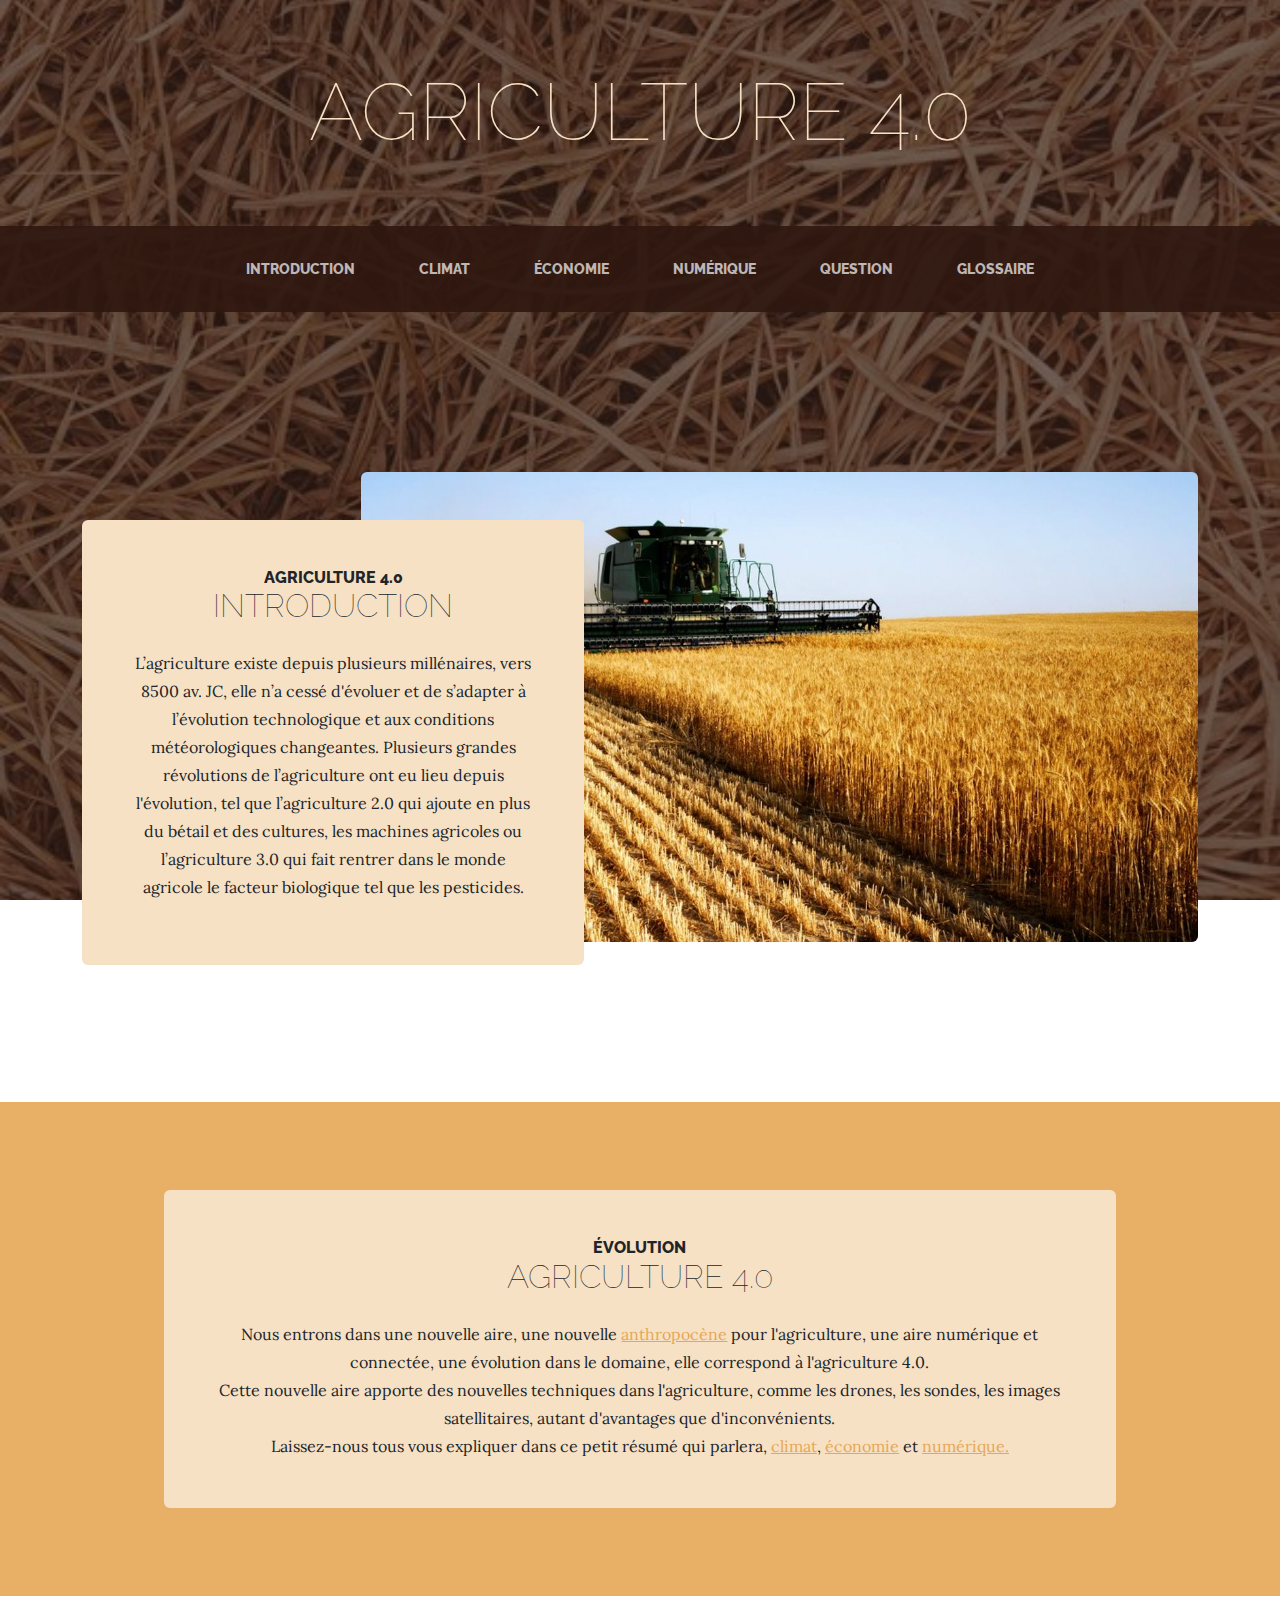
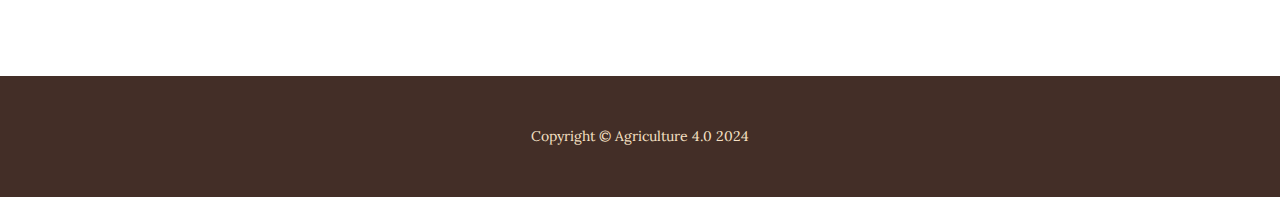
<file: index.html>
<!DOCTYPE html>
<html lang="en">
    <head>
        <meta charset="utf-8" />
        <meta name="viewport" content="width=device-width, initial-scale=1, shrink-to-fit=no" />
        <meta name="description" content="" />
        <meta name="author" content="" />
        <title>Agriculture 4.0</title>
        <link rel="icon" type="image/x-icon" href="assets/favicon.ico" />
        <!-- Google fonts-->
        <link href="https://fonts.googleapis.com/css?family=Raleway:100,100i,200,200i,300,300i,400,400i,500,500i,600,600i,700,700i,800,800i,900,900i" rel="stylesheet" />
        <link href="https://fonts.googleapis.com/css?family=Lora:400,400i,700,700i" rel="stylesheet" />
        <!-- Core theme CSS (includes Bootstrap)-->
        <link href="css/styles.css" rel="stylesheet" />
    </head>
    <body>
        <header>
            <h1 class="site-heading text-center text-faded d-none d-lg-block">
                <span class="site-heading-lower">Agriculture 4.0</span>
            </h1>
        </header>
        <!-- Navigation-->
        <nav class="navbar navbar-expand-lg navbar-dark py-lg-4" id="mainNav">
            <div class="container">
                <a class="navbar-brand text-uppercase fw-bold d-lg-none" href="index.html">Agriculture 4.0</a>
                <button class="navbar-toggler" type="button" data-bs-toggle="collapse" data-bs-target="#navbarSupportedContent" aria-controls="navbarSupportedContent" aria-expanded="false" aria-label="Toggle navigation"><span class="navbar-toggler-icon"></span></button>
                <div class="collapse navbar-collapse" id="navbarSupportedContent">
                    <ul class="navbar-nav mx-auto">
                        <li class="nav-item px-lg-4"><a class="nav-link text-uppercase" href="index.html">Introduction</a></li>
                        <li class="nav-item px-lg-4"><a class="nav-link text-uppercase" href="climat.html">Climat</a></li>
                        <li class="nav-item px-lg-4"><a class="nav-link text-uppercase" href="economie.html">Économie</a></li>
                        <li class="nav-item px-lg-4"><a class="nav-link text-uppercase" href="numerique.html">Numérique</a></li>
                        <li class="nav-item px-lg-4"><a class="nav-link text-uppercase" href="question.html">Question</a></li>
                        <li class="nav-item px-lg-4"><a class="nav-link text-uppercase" href="glossaire.html">Glossaire</a></li>
                    </ul>
                </div>
            </div>
        </nav>
        <section class="page-section clearfix">
            <div class="container">
                <div class="intro">
                    <img class="intro-img img-fluid mb-3 mb-lg-0 rounded" src="assets/img/agriculture.jpg" alt="..." />
                    <div class="intro-text left-0 text-center bg-faded p-5 rounded">
                        <h2 class="section-heading mb-4">
                            <span class="section-heading-upper">Agriculture 4.0</span>
                            <span class="section-heading-lower">Introduction</span>
                        </h2>
                        <p class="mb-3">L’agriculture existe depuis plusieurs millénaires, vers 8500 av. JC, elle n’a cessé d'évoluer et de s’adapter à l’évolution technologique et aux conditions météorologiques changeantes.

                            Plusieurs grandes révolutions de l’agriculture ont eu lieu depuis l'évolution, tel que l’agriculture 2.0 qui ajoute en plus du bétail et des cultures, les machines agricoles ou l’agriculture 3.0 qui fait rentrer dans le monde agricole le facteur biologique tel que les pesticides.</p>
                    </div>
                </div>
            </div>
        </section>
        <section class="page-section cta">
            <div class="container">
                <div class="row">
                    <div class="col-xl-9 mx-auto">
                        <div class="cta-inner bg-faded text-center rounded">
                            <h2 class="section-heading mb-4">
                                <span class="section-heading-upper">Évolution</span>
                                <span class="section-heading-lower">Agriculture 4.0
                                </span>
                            </h2>
                            <p class="mb-0">Nous entrons dans une nouvelle aire, une nouvelle <a href="glossaire.html">anthropocène</a> pour l'agriculture, une aire numérique et connectée, une évolution dans le domaine, elle correspond à l'agriculture 4.0.</p>
                            <p class="mb-0">Cette nouvelle aire apporte des nouvelles techniques dans l'agriculture, comme les drones, les sondes, les images satellitaires, autant d'avantages que d'inconvénients.</p>
                            <p class="mb-0">Laissez-nous tous vous expliquer dans ce petit résumé qui parlera, <a href="climat.html">climat</a>, <a href="economie.html">économie</a> et <a href="numerique.html">numérique.</a></p>
                        </div>
                    </div>
                </div>
            </div>
        </section>
        <footer class="footer text-faded text-center py-5">
            <div class="container"><p class="m-0 small">Copyright &copy; Agriculture 4.0 2024</p></div>
        </footer>
        <!-- Bootstrap core JS-->
        <script src="https://cdn.jsdelivr.net/npm/bootstrap@5.2.3/dist/js/bootstrap.bundle.min.js"></script>
        <!-- Core theme JS-->
        <script src="js/scripts.js"></script>
    </body>
</html>
</file>
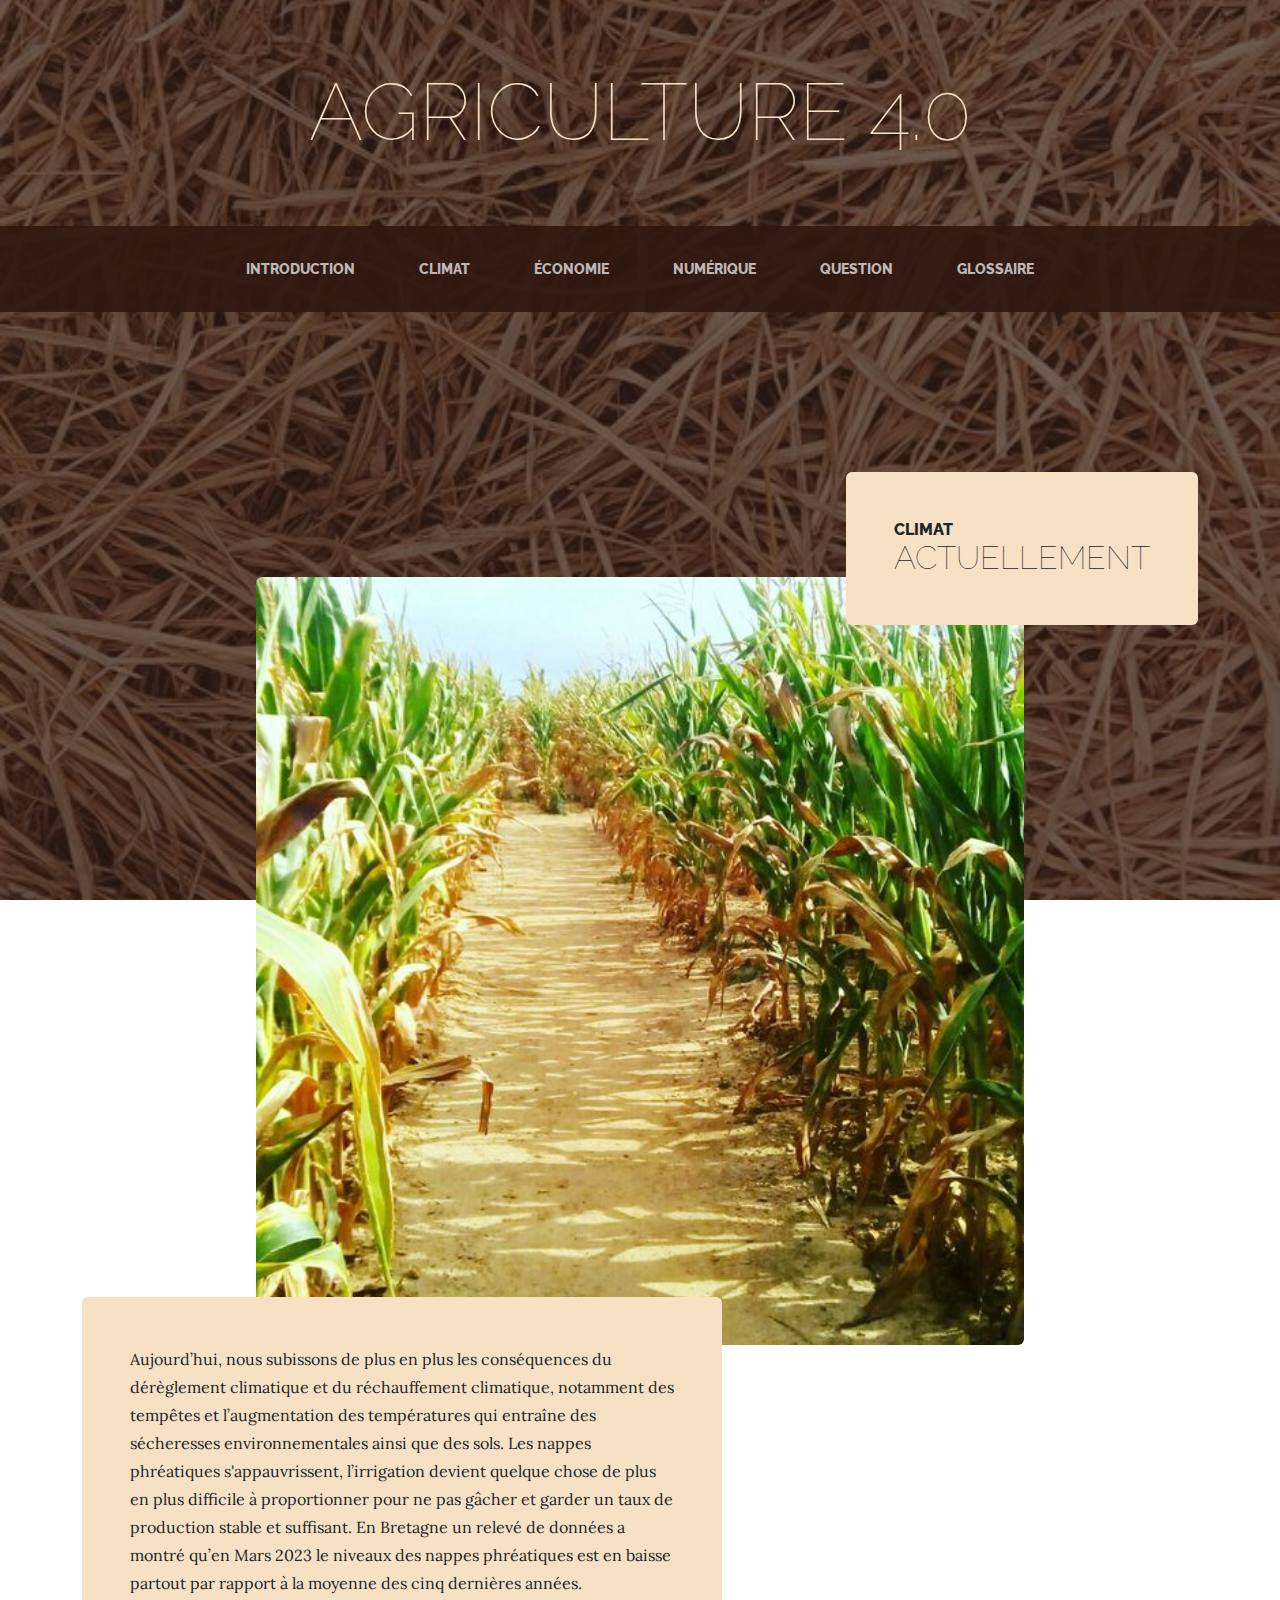
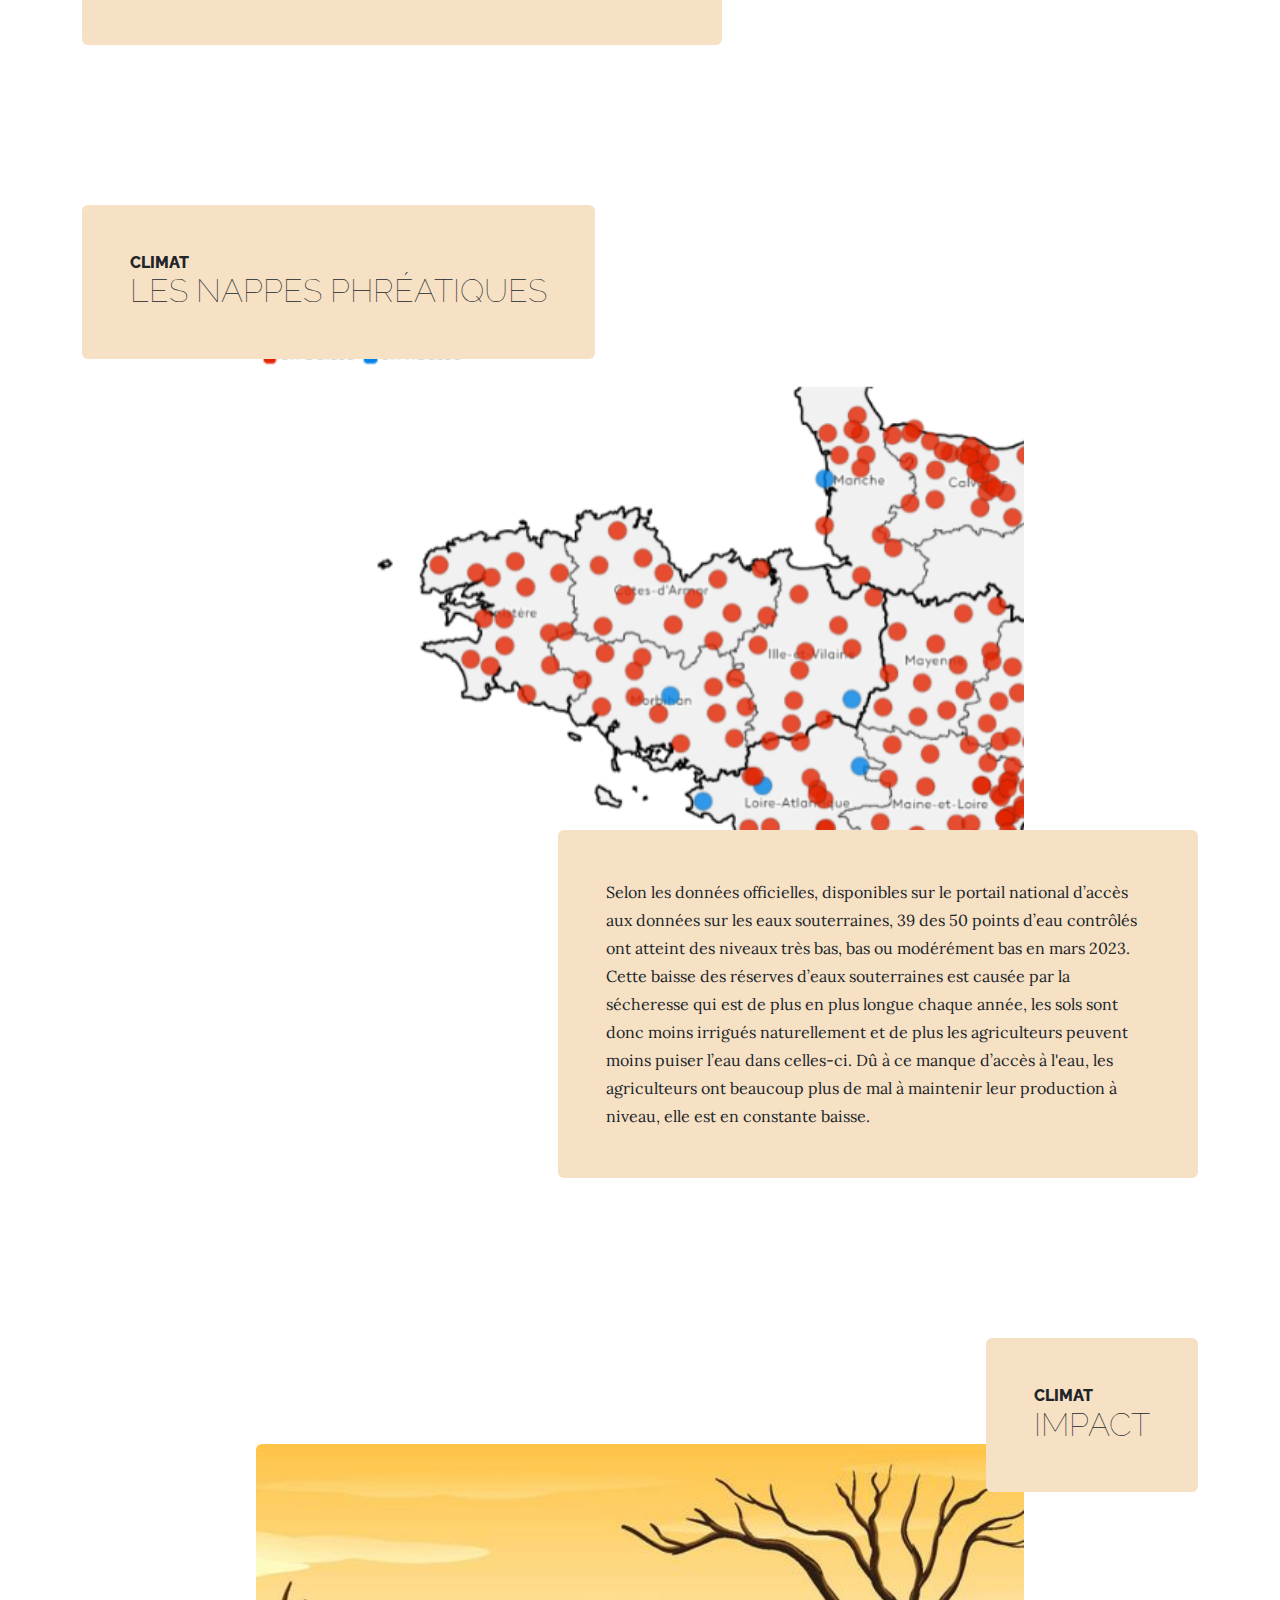
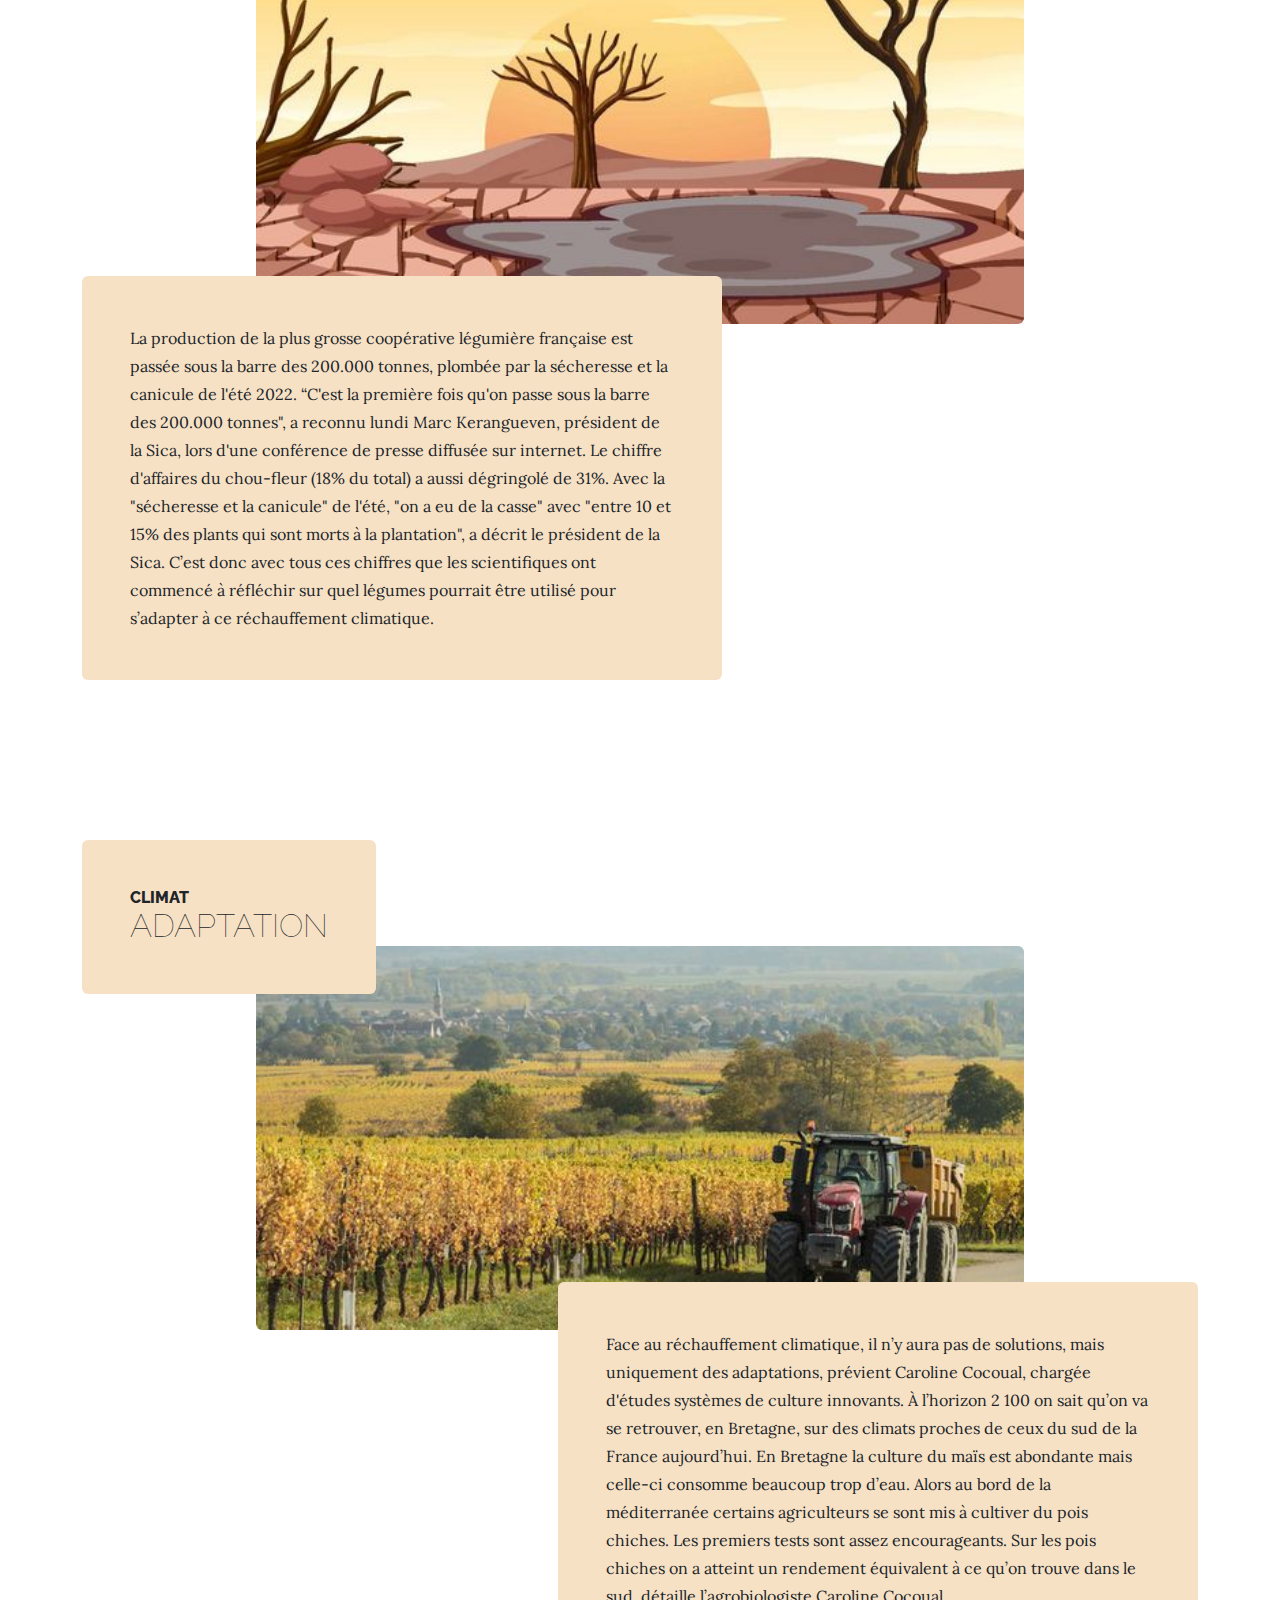
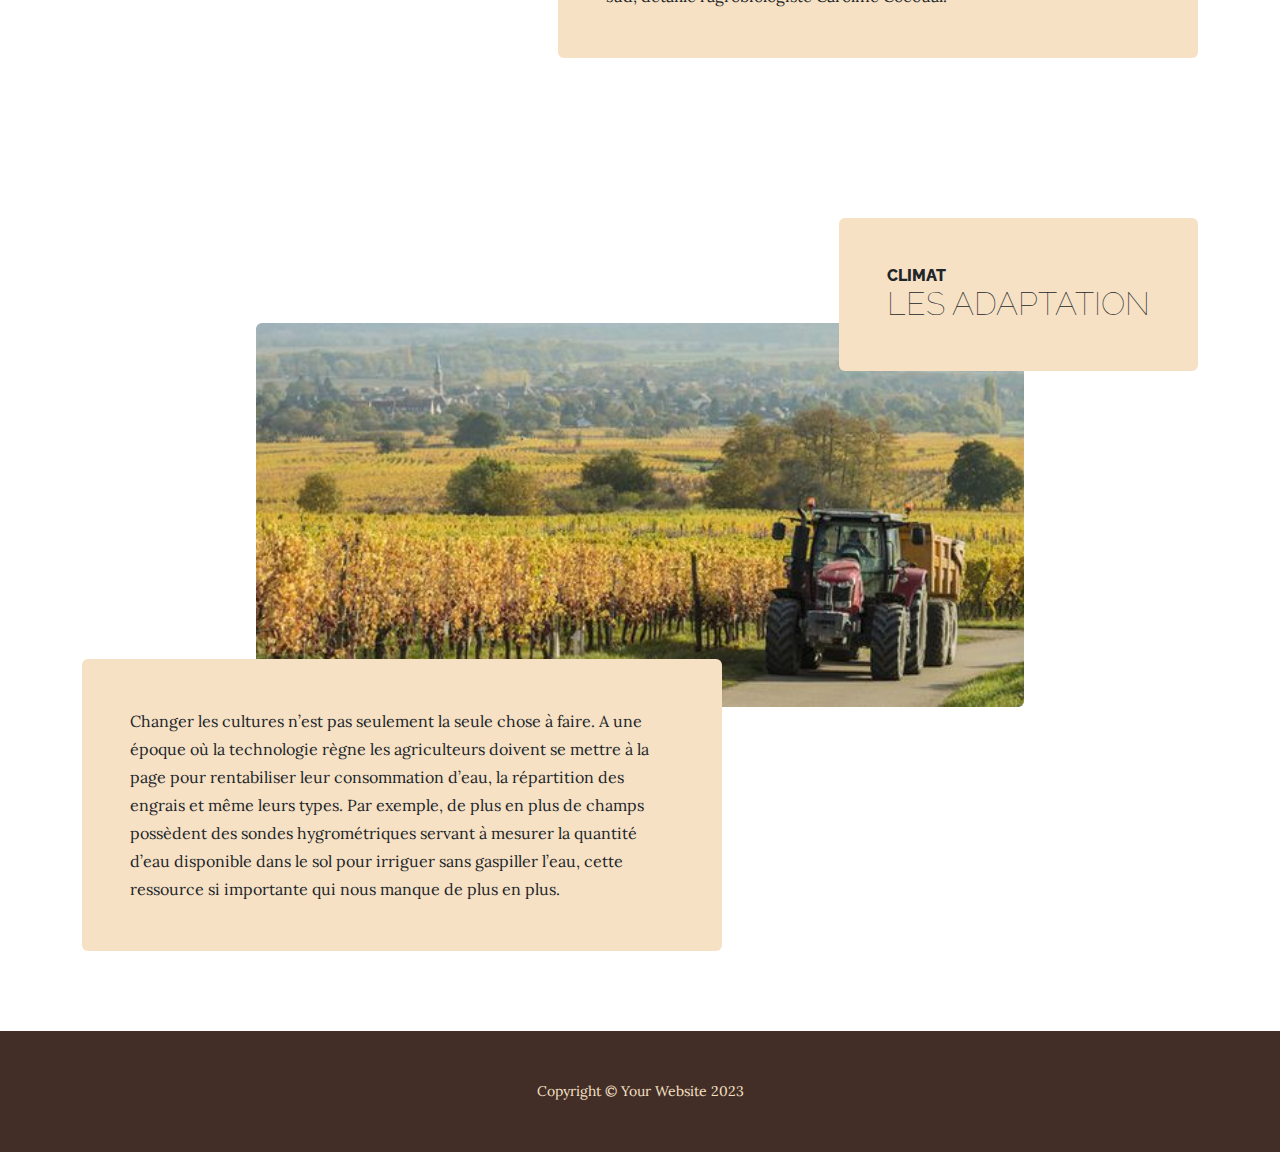
<file: climat.html>
<!DOCTYPE html>
<html lang="en">
    <head>
        <meta charset="utf-8" />
        <meta name="viewport" content="width=device-width, initial-scale=1, shrink-to-fit=no" />
        <meta name="description" content="" />
        <meta name="author" content="" />
        <title>Agriculture 4.0</title>
        <link rel="icon" type="image/x-icon" href="assets/favicon.ico" />
        <!-- Google fonts-->
        <link href="https://fonts.googleapis.com/css?family=Raleway:100,100i,200,200i,300,300i,400,400i,500,500i,600,600i,700,700i,800,800i,900,900i" rel="stylesheet" />
        <link href="https://fonts.googleapis.com/css?family=Lora:400,400i,700,700i" rel="stylesheet" />
        <!-- Core theme CSS (includes Bootstrap)-->
        <link href="css/styles.css" rel="stylesheet" />
    </head>
    <body>
        <header>
            <h1 class="site-heading text-center text-faded d-none d-lg-block">
                <span class="site-heading-lower">Agriculture 4.0</span>
            </h1>
        </header>
        <!-- Navigation-->
        <nav class="navbar navbar-expand-lg navbar-dark py-lg-4" id="mainNav">
            <div class="container">
                <a class="navbar-brand text-uppercase fw-bold d-lg-none" href="index.html">Agriculture 4.0</a>
                <button class="navbar-toggler" type="button" data-bs-toggle="collapse" data-bs-target="#navbarSupportedContent" aria-controls="navbarSupportedContent" aria-expanded="false" aria-label="Toggle navigation"><span class="navbar-toggler-icon"></span></button>
                <div class="collapse navbar-collapse" id="navbarSupportedContent">
                    <ul class="navbar-nav mx-auto">
                        <li class="nav-item px-lg-4"><a class="nav-link text-uppercase" href="index.html">Introduction</a></li>
                        <li class="nav-item px-lg-4"><a class="nav-link text-uppercase" href="climat.html">Climat</a></li>
                        <li class="nav-item px-lg-4"><a class="nav-link text-uppercase" href="economie.html">Économie</a></li>
                        <li class="nav-item px-lg-4"><a class="nav-link text-uppercase" href="numerique.html">Numérique</a></li>
                        <li class="nav-item px-lg-4"><a class="nav-link text-uppercase" href="question.html">Question</a></li>
                        <li class="nav-item px-lg-4"><a class="nav-link text-uppercase" href="glossaire.html">Glossaire</a></li>
                    </ul>
                </div>
            </div>
        </nav>
        <section class="page-section">
            <div class="container">
                <div class="product-item">
                    <div class="product-item-title d-flex">
                        <div class="bg-faded p-5 d-flex ms-auto rounded">
                            <h2 class="section-heading mb-0">
                                <span class="section-heading-upper">Climat</span>
                                <span class="section-heading-lower">Actuellement</span>
                            </h2>
                        </div>
                    </div>
                    <img class="product-item-img mx-auto d-flex rounded img-fluid mb-3 mb-lg-0" src="assets/img/actuellement.png" alt="..." />
                    <div class="product-item-description d-flex me-auto">
                        <div class="bg-faded p-5 rounded"><p class="mb-0">Aujourd’hui, nous subissons de plus en plus les conséquences du dérèglement climatique et du réchauffement climatique, notamment des tempêtes et l’augmentation des températures qui entraîne des sécheresses environnementales ainsi que des sols. Les nappes phréatiques s'appauvrissent, l’irrigation devient quelque chose de plus en plus difficile à proportionner pour ne pas gâcher et garder un taux de production stable et suffisant. En Bretagne un relevé de données a montré qu’en Mars 2023 le niveaux des nappes phréatiques est en baisse partout par rapport à la moyenne des cinq dernières années.</p></div>
                    </div>
                </div>
            </div>
        </section>
        <section class="page-section">
            <div class="container">
                <div class="product-item">
                    <div class="product-item-title d-flex">
                        <div class="bg-faded p-5 d-flex me-auto rounded">
                            <h2 class="section-heading mb-0">
                                <span class="section-heading-upper">Climat</span>
                                <span class="section-heading-lower">Les nappes phréatiques</span>
                            </h2>
                        </div>
                    </div>
                    <img class="product-item-img mx-auto d-flex rounded img-fluid mb-3 mb-lg-0" src="assets/img/nappe.png" alt="..." />
                    <div class="product-item-description d-flex ms-auto">
                        <div class="bg-faded p-5 rounded"><p class="mb-0">Selon les données officielles, disponibles sur le portail national d’accès aux données sur les eaux souterraines, 39 des 50 points d’eau contrôlés ont atteint des niveaux très bas, bas ou modérément bas en mars 2023.

                            Cette baisse des réserves d’eaux souterraines est causée par la sécheresse qui est de plus en plus longue chaque année, les sols sont donc moins irrigués naturellement et de plus les agriculteurs peuvent moins puiser l’eau dans celles-ci. Dû à ce manque d’accès à l'eau, les agriculteurs ont beaucoup plus de mal à maintenir leur production à niveau, elle est en constante baisse.</p></div>
                    </div>
                </div>
            </div>
        </section>
        <section class="page-section">
            <div class="container">
                <div class="product-item">
                    <div class="product-item-title d-flex">
                        <div class="bg-faded p-5 d-flex ms-auto rounded">
                            <h2 class="section-heading mb-0">
                                <span class="section-heading-upper">Climat</span>
                                <span class="section-heading-lower">Impact</span>
                            </h2>
                        </div>
                    </div>
                    <img class="product-item-img mx-auto d-flex rounded img-fluid mb-3 mb-lg-0" src="assets/img/impact.png" alt="..." />
                    <div class="product-item-description d-flex me-auto">
                        <div class="bg-faded p-5 rounded"><p class="mb-0">La production de la plus grosse coopérative légumière française est passée sous la barre des 200.000 tonnes, plombée par la sécheresse et la canicule de l'été 2022. “C'est la première fois qu'on passe sous la barre des 200.000 tonnes", a reconnu lundi Marc Kerangueven, président de la Sica, lors d'une conférence de presse diffusée sur internet.

                            Le chiffre d'affaires du chou-fleur (18% du total) a aussi dégringolé de 31%. Avec la "sécheresse et la canicule" de l'été, "on a eu de la casse" avec "entre 10 et 15% des plants qui sont morts à la plantation", a décrit le président de la Sica.
                            
                            C’est donc avec tous ces chiffres que les scientifiques ont commencé à réfléchir sur quel légumes pourrait être utilisé pour s’adapter à ce réchauffement climatique.</p></div>
                    </div>
                </div>
            </div>
        </section>
        <section class="page-section">
            <div class="container">
                <div class="product-item">
                    <div class="product-item-title d-flex">
                        <div class="bg-faded p-5 d-flex me-auto rounded">
                            <h2 class="section-heading mb-0">
                                <span class="section-heading-upper">Climat</span>
                                <span class="section-heading-lower">Adaptation</span>
                            </h2>
                        </div>
                    </div>
                    <img class="product-item-img mx-auto d-flex rounded img-fluid mb-3 mb-lg-0" src="assets/img/tract.png" alt="..." />
                    <div class="product-item-description d-flex ms-auto">
                        <div class="bg-faded p-5 rounded"><p class="mb-0">Face au réchauffement climatique, il n’y aura pas de solutions, mais uniquement des adaptations, prévient Caroline Cocoual, chargée d'études systèmes de culture innovants. À l’horizon 2 100 on sait qu’on va se retrouver, en Bretagne, sur des climats proches de ceux du sud de la France aujourd’hui.

                            En Bretagne la culture du maïs est abondante mais celle-ci consomme beaucoup trop d’eau. Alors au bord de la méditerranée certains agriculteurs se sont mis à cultiver du pois chiches. Les premiers tests sont assez encourageants. Sur les pois chiches on a atteint un rendement équivalent à ce qu’on trouve dans le sud, détaille l’agrobiologiste Caroline Cocoual.</p></div>
                    </div>
                </div>
            </div>
        </section>
        <section class="page-section">
            <div class="container">
                <div class="product-item">
                    <div class="product-item-title d-flex">
                        <div class="bg-faded p-5 d-flex ms-auto rounded">
                            <h2 class="section-heading mb-0">
                                <span class="section-heading-upper">Climat</span>
                                <span class="section-heading-lower">Les Adaptation</span>
                            </h2>
                        </div>
                    </div>
                    <img class="product-item-img mx-auto d-flex rounded img-fluid mb-3 mb-lg-0" src="assets/img/tract.png" alt="..." />
                    <div class="product-item-description d-flex me-auto">
                        <div class="bg-faded p-5 rounded"><p class="mb-0">Changer les cultures n’est pas seulement la seule chose à faire. A une époque où la technologie règne les agriculteurs doivent se mettre à la page pour rentabiliser leur consommation d’eau, la répartition des engrais et même leurs types.

                            Par exemple, de plus en plus de champs possèdent des sondes hygrométriques servant à mesurer la quantité d’eau disponible dans le sol pour irriguer sans gaspiller l’eau, cette ressource si importante qui nous manque de plus en plus.</p></div>
                    </div>
                </div>
            </div>
        </section>
        <footer class="footer text-faded text-center py-5">
            <div class="container"><p class="m-0 small">Copyright &copy; Your Website 2023</p></div>
        </footer>
        <!-- Bootstrap core JS-->
        <script src="https://cdn.jsdelivr.net/npm/bootstrap@5.2.3/dist/js/bootstrap.bundle.min.js"></script>
        <!-- Core theme JS-->
        <script src="js/scripts.js"></script>
    </body>
</html>
</file>
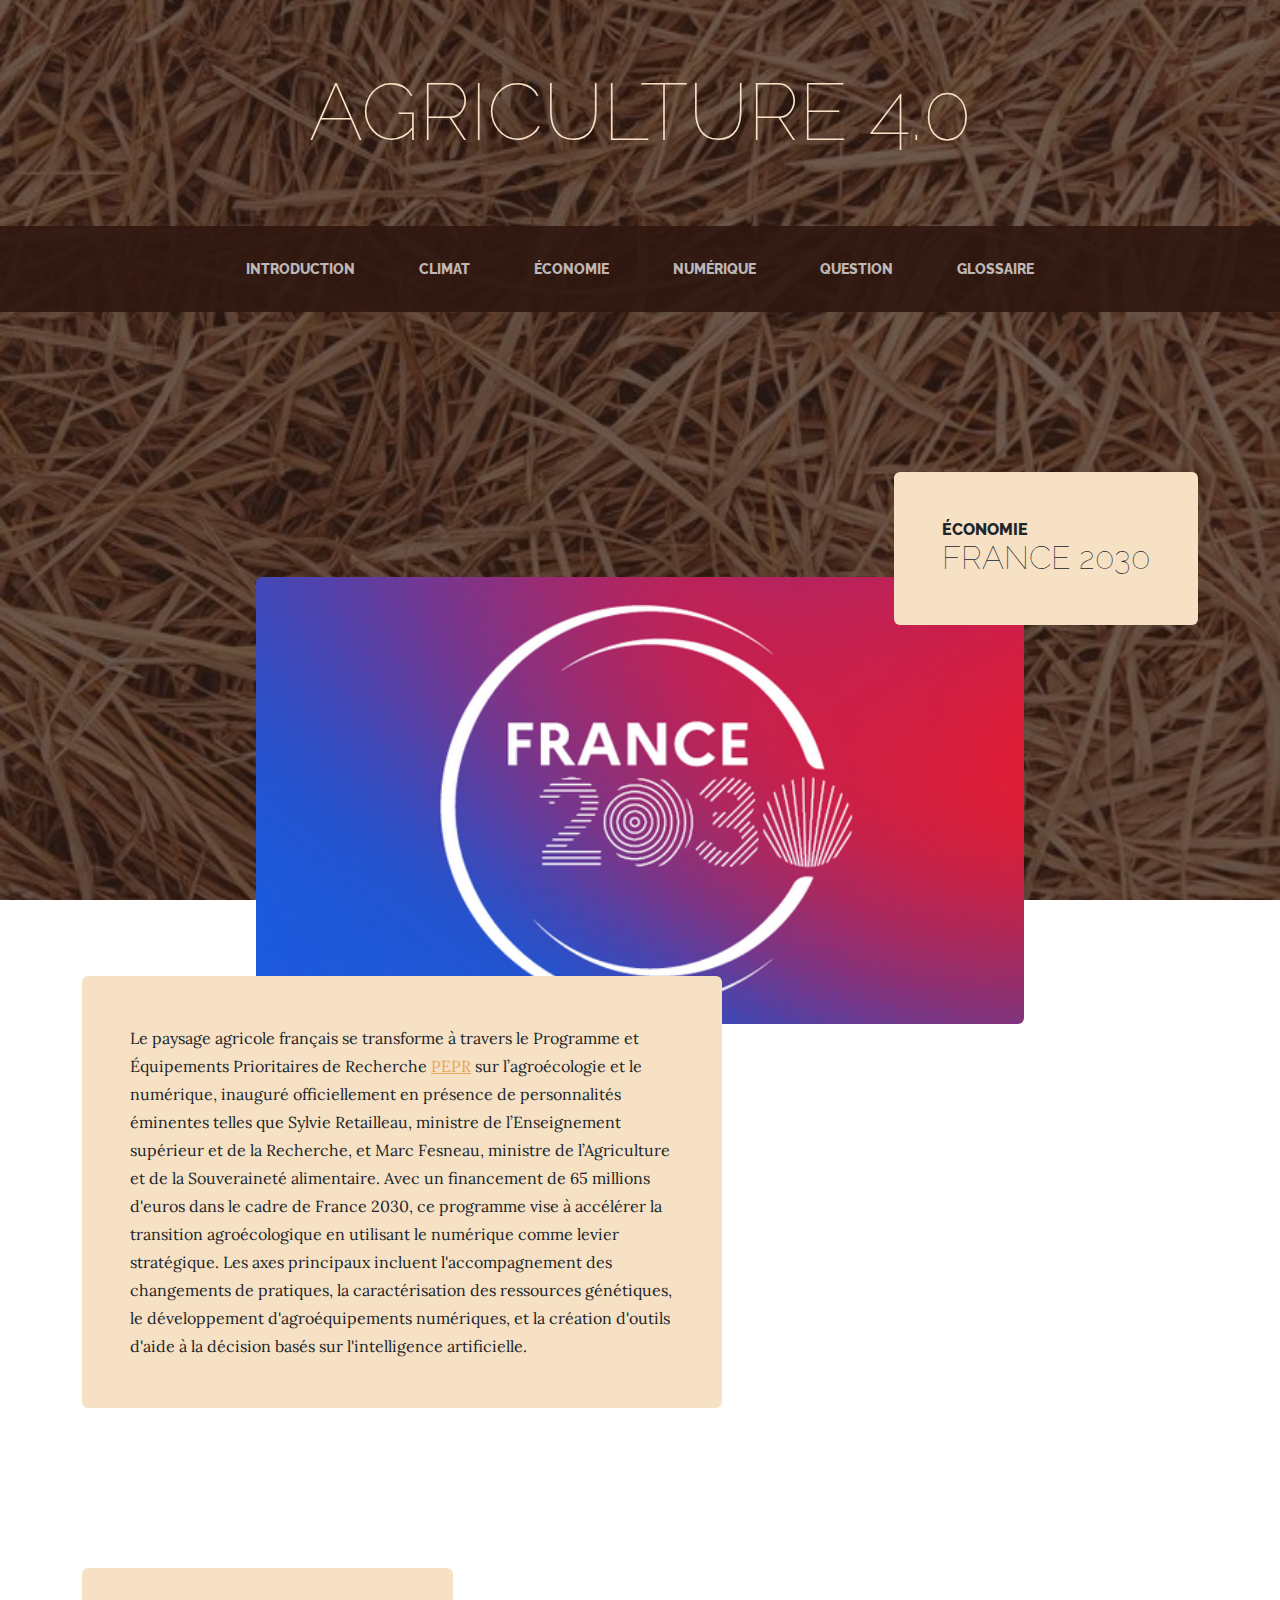
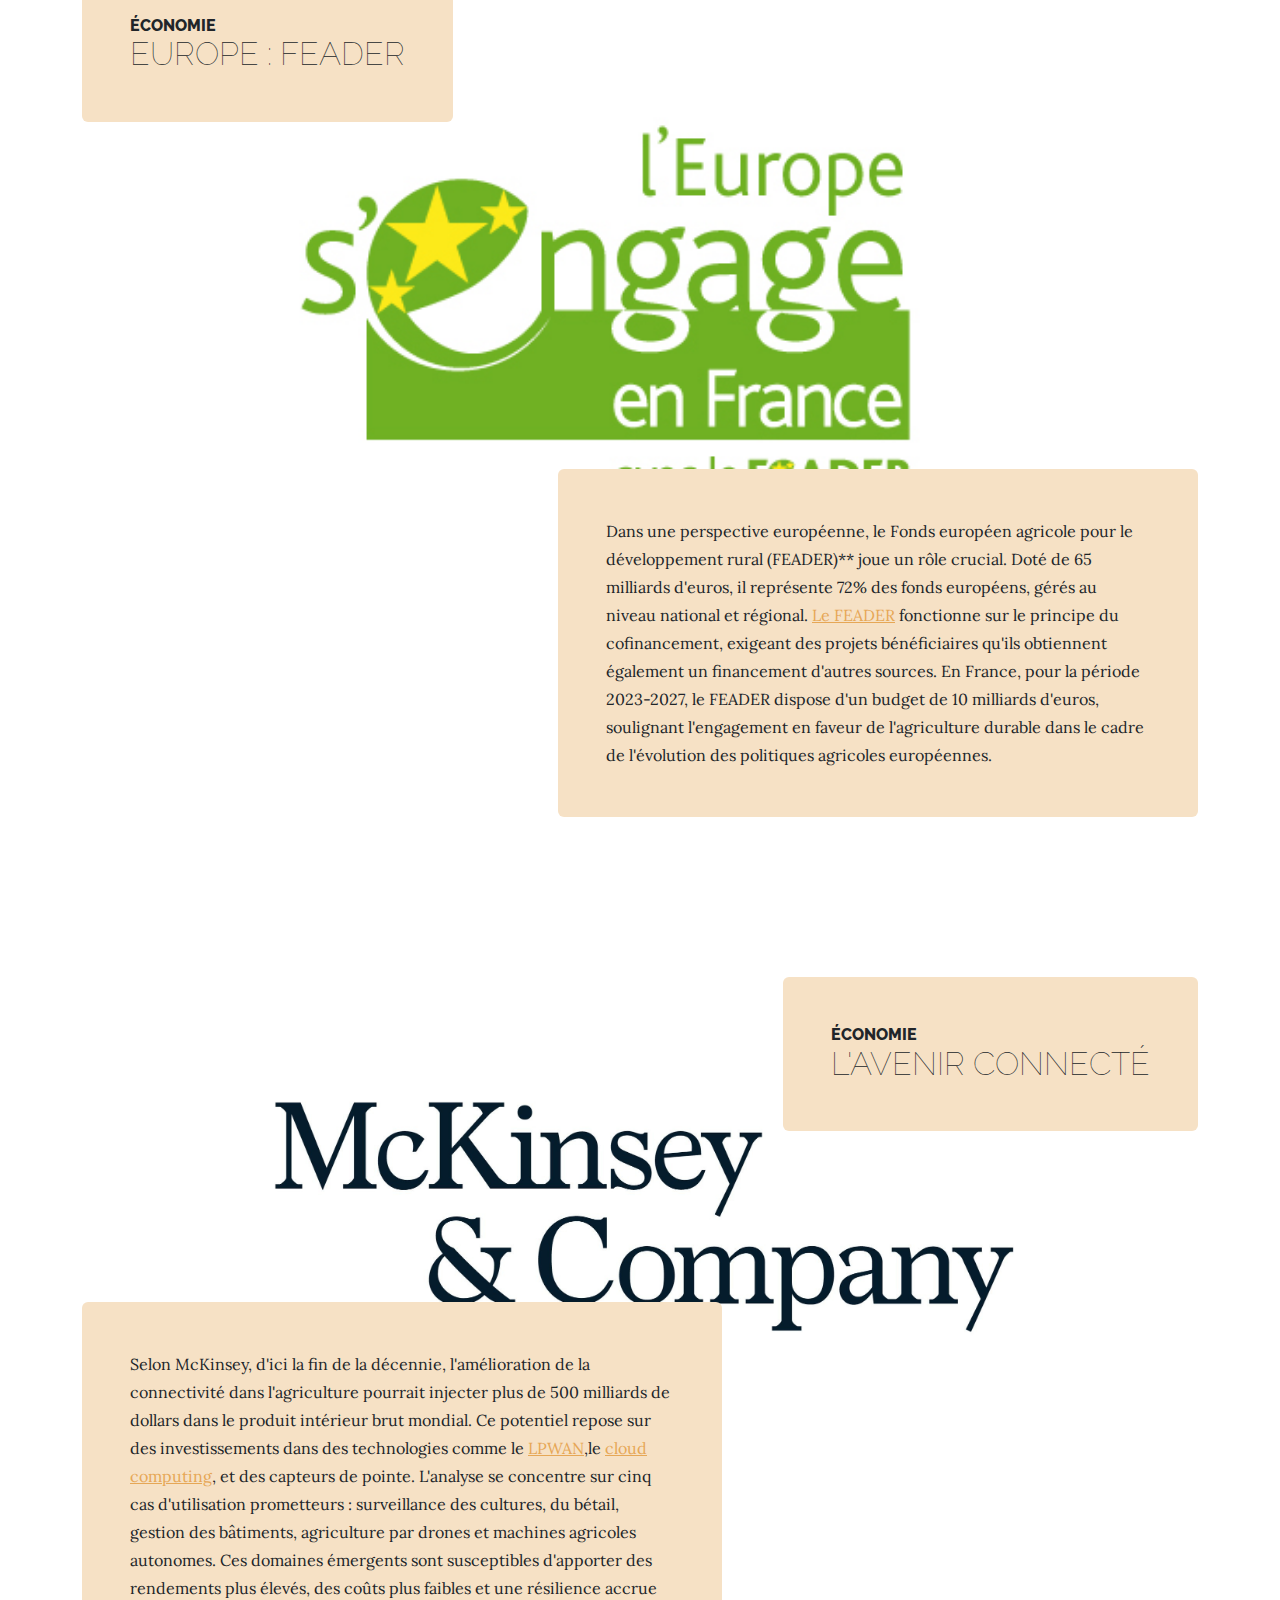
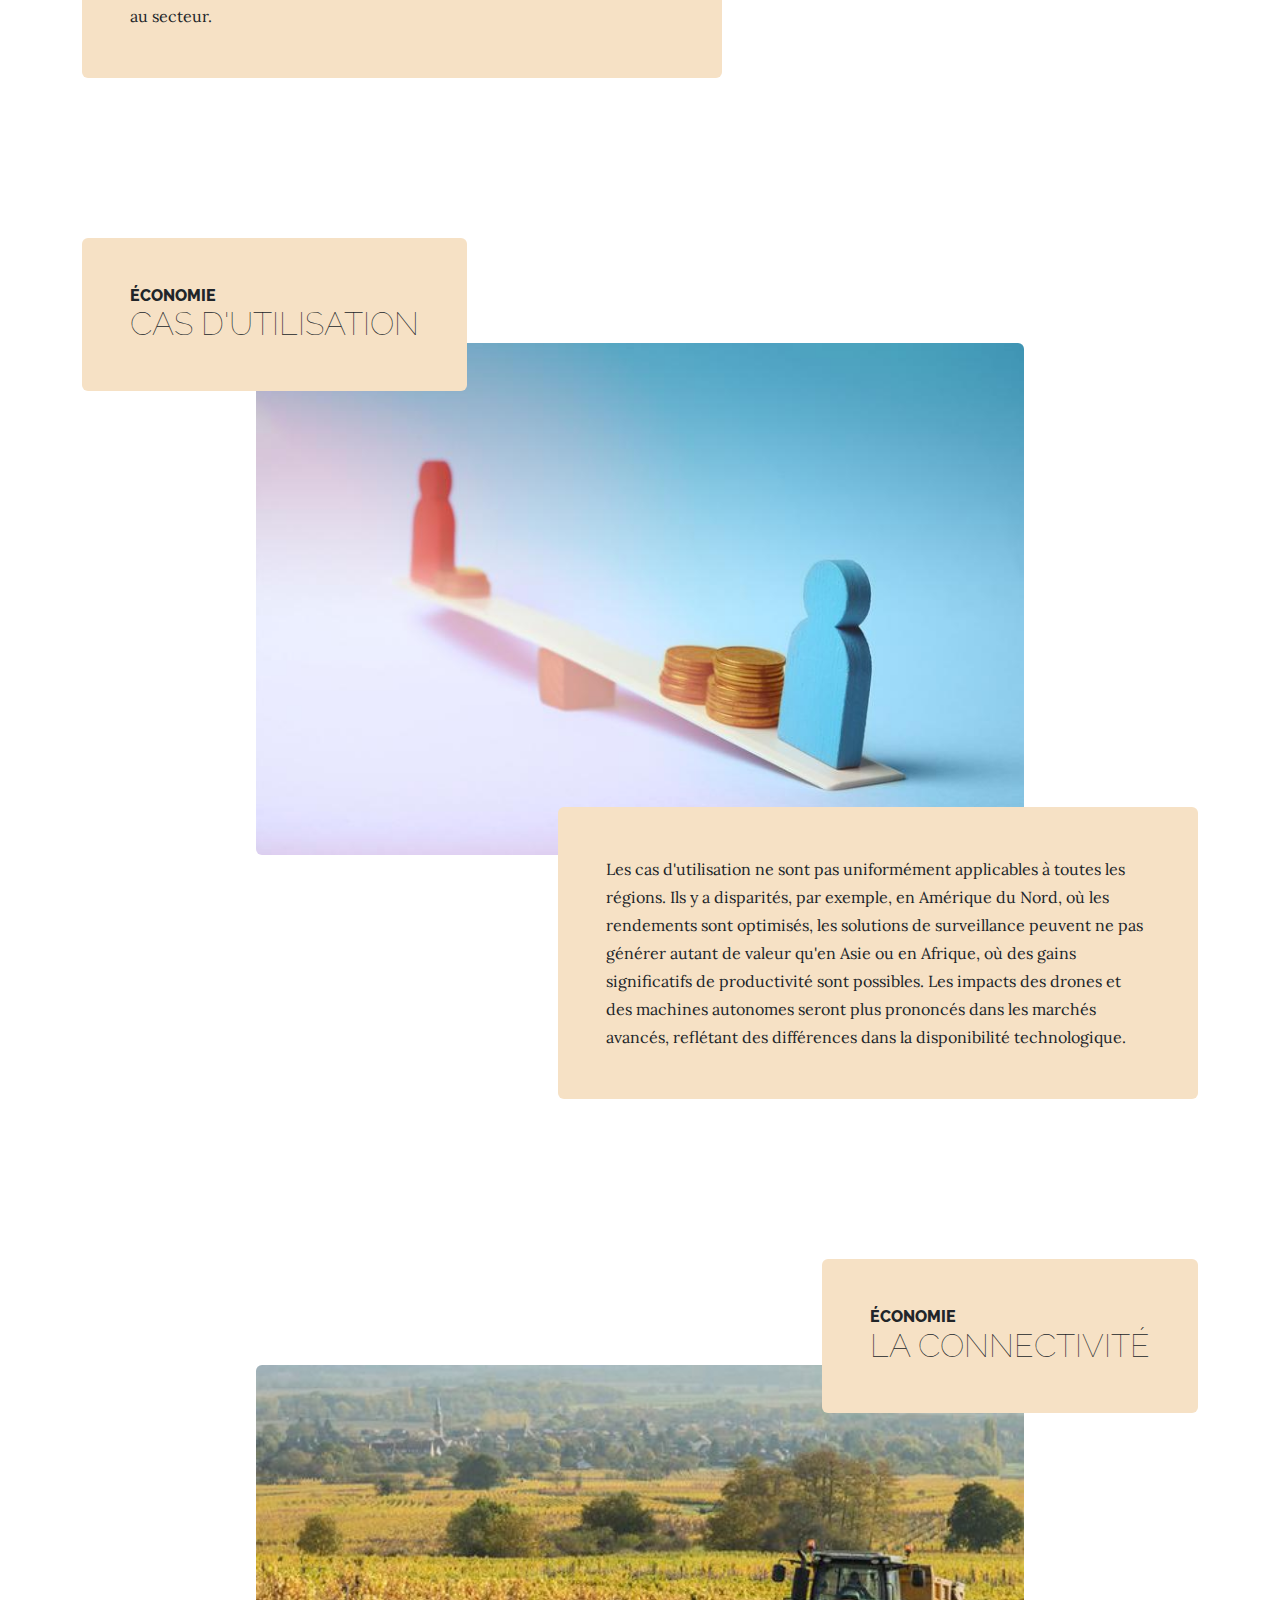
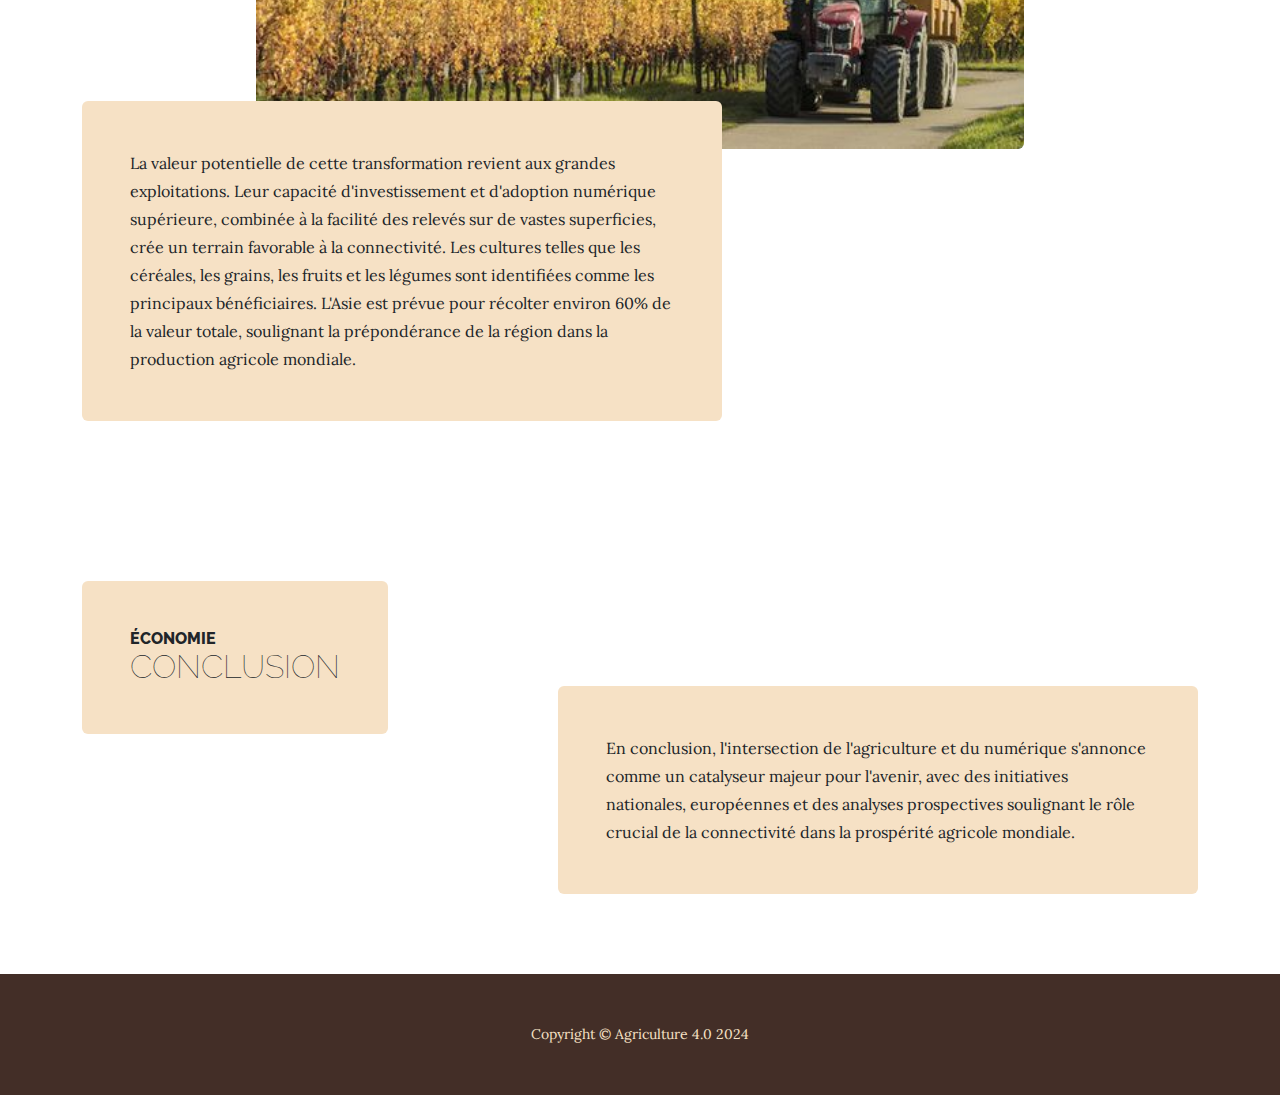
<file: economie.html>
<!DOCTYPE html>
<html lang="en">
    <head>
        <meta charset="utf-8" />
        <meta name="viewport" content="width=device-width, initial-scale=1, shrink-to-fit=no" />
        <meta name="description" content="" />
        <meta name="author" content="" />
        <title>Agriculture 4.0</title>
        <link rel="icon" type="image/x-icon" href="assets/favicon.ico" />
        <!-- Google fonts-->
        <link href="https://fonts.googleapis.com/css?family=Raleway:100,100i,200,200i,300,300i,400,400i,500,500i,600,600i,700,700i,800,800i,900,900i" rel="stylesheet" />
        <link href="https://fonts.googleapis.com/css?family=Lora:400,400i,700,700i" rel="stylesheet" />
        <!-- Core theme CSS (includes Bootstrap)-->
        <link href="css/styles.css" rel="stylesheet" />
    </head>
    <body>
        <header>
            <h1 class="site-heading text-center text-faded d-none d-lg-block">
                <span class="site-heading-lower">Agriculture 4.0</span>
            </h1>
        </header>
        <!-- Navigation-->
        <nav class="navbar navbar-expand-lg navbar-dark py-lg-4" id="mainNav">
            <div class="container">
                <a class="navbar-brand text-uppercase fw-bold d-lg-none" href="index.html">Agriculture 4.0</a>
                <button class="navbar-toggler" type="button" data-bs-toggle="collapse" data-bs-target="#navbarSupportedContent" aria-controls="navbarSupportedContent" aria-expanded="false" aria-label="Toggle navigation"><span class="navbar-toggler-icon"></span></button>
                <div class="collapse navbar-collapse" id="navbarSupportedContent">
                    <ul class="navbar-nav mx-auto">
                        <li class="nav-item px-lg-4"><a class="nav-link text-uppercase" href="index.html">Introduction</a></li>
                        <li class="nav-item px-lg-4"><a class="nav-link text-uppercase" href="climat.html">Climat</a></li>
                        <li class="nav-item px-lg-4"><a class="nav-link text-uppercase" href="economie.html">Économie</a></li>
                        <li class="nav-item px-lg-4"><a class="nav-link text-uppercase" href="numerique.html">Numérique</a></li>
                        <li class="nav-item px-lg-4"><a class="nav-link text-uppercase" href="question.html">Question</a></li>
                        <li class="nav-item px-lg-4"><a class="nav-link text-uppercase" href="glossaire.html">Glossaire</a></li>
                    </ul>
                </div>
            </div>
        </nav>
        <section class="page-section">
            <div class="container">
                <div class="product-item">
                    <div class="product-item-title d-flex">
                        <div class="bg-faded p-5 d-flex ms-auto rounded">
                            <h2 class="section-heading mb-0">
                                <span class="section-heading-upper">Économie</span>
                                <span class="section-heading-lower">France 2030</span>
                            </h2>
                        </div>
                    </div>
                    <img class="product-item-img mx-auto d-flex rounded img-fluid mb-3 mb-lg-0" src="assets/img/france2030.png" alt="..." />
                    <div class="product-item-description d-flex me-auto">
                        <div class="bg-faded p-5 rounded"><p class="mb-0">Le paysage agricole français se transforme à travers le Programme et Équipements Prioritaires de Recherche <a href="glossaire.html">PEPR</a> sur l’agroécologie et le numérique, inauguré officiellement en présence de personnalités éminentes telles que Sylvie Retailleau, ministre de l’Enseignement supérieur et de la Recherche, et Marc Fesneau, ministre de l’Agriculture et de la Souveraineté alimentaire. Avec un financement de 65 millions d'euros dans le cadre de France 2030, ce programme vise à accélérer la transition agroécologique en utilisant le numérique comme levier stratégique. Les axes principaux incluent l'accompagnement des changements de pratiques, la caractérisation des ressources génétiques, le développement d'agroéquipements numériques, et la création d'outils d'aide à la décision basés sur l'intelligence artificielle.</p></div>
                    </div>
                </div>
            </div>
        </section>
        <section class="page-section">
            <div class="container">
                <div class="product-item">
                    <div class="product-item-title d-flex">
                        <div class="bg-faded p-5 d-flex me-auto rounded">
                            <h2 class="section-heading mb-0">
                                <span class="section-heading-upper">Économie</span>
                                <span class="section-heading-lower">Europe : FEADER</span>
                            </h2>
                        </div>
                    </div>
                    <img class="product-item-img mx-auto d-flex rounded img-fluid mb-3 mb-lg-0" src="assets/img/FEADER.jpg" alt="..." />
                    <div class="product-item-description d-flex ms-auto">
                        <div class="bg-faded p-5 rounded"><p class="mb-0">Dans une perspective européenne, le Fonds européen agricole pour le développement rural (FEADER)** joue un rôle crucial. Doté de 65 milliards d'euros, il représente 72% des fonds européens, gérés au niveau national et régional. <a href="glossaire.html">Le FEADER</a> fonctionne sur le principe du cofinancement, exigeant des projets bénéficiaires qu'ils obtiennent également un financement d'autres sources. En France, pour la période 2023-2027, le FEADER dispose d'un budget de 10 milliards d'euros, soulignant l'engagement en faveur de l'agriculture durable dans le cadre de l'évolution des politiques agricoles européennes.</p></div>
                    </div>
                </div>
            </div>
        </section>
        <section class="page-section">
            <div class="container">
                <div class="product-item">
                    <div class="product-item-title d-flex">
                        <div class="bg-faded p-5 d-flex ms-auto rounded">
                            <h2 class="section-heading mb-0">
                                <span class="section-heading-upper">Économie</span>
                                <span class="section-heading-lower">L'avenir Connecté</span>
                            </h2>
                        </div>
                    </div>
                    <img class="product-item-img mx-auto d-flex rounded img-fluid mb-3 mb-lg-0" src="assets/img/McKinsey.jpg" alt="..." />
                    <div class="product-item-description d-flex me-auto">
                        <div class="bg-faded p-5 rounded"><p class="mb-0">Selon McKinsey, d'ici la fin de la décennie, l'amélioration de la connectivité dans l'agriculture pourrait injecter plus de 500 milliards de dollars dans le produit intérieur brut mondial. Ce potentiel repose sur des investissements dans des technologies comme le <a href="glossaire.html">LPWAN</a>,le <a href="glossaire.html">cloud computing</a>, et des capteurs de pointe. L'analyse se concentre sur cinq cas d'utilisation prometteurs : surveillance des cultures, du bétail, gestion des bâtiments, agriculture par drones et machines agricoles autonomes. Ces domaines émergents sont susceptibles d'apporter des rendements plus élevés, des coûts plus faibles et une résilience accrue au secteur.</p></div>
                    </div>
                </div>
            </div>
        </section>
        <section class="page-section">
            <div class="container">
                <div class="product-item">
                    <div class="product-item-title d-flex">
                        <div class="bg-faded p-5 d-flex me-auto rounded">
                            <h2 class="section-heading mb-0">
                                <span class="section-heading-upper">Économie</span>
                                <span class="section-heading-lower">Cas d'Utilisation</span>
                            </h2>
                        </div>
                    </div>
                    <img class="product-item-img mx-auto d-flex rounded img-fluid mb-3 mb-lg-0" src="assets/img/Inegalite.jpeg" alt="..." />
                    <div class="product-item-description d-flex ms-auto">
                        <div class="bg-faded p-5 rounded"><p class="mb-0">Les cas d'utilisation ne sont pas uniformément applicables à toutes les régions. Ils y a disparités, par exemple, en Amérique du Nord, où les rendements sont optimisés, les solutions de surveillance peuvent ne pas générer autant de valeur qu'en Asie ou en Afrique, où des gains significatifs de productivité sont possibles. Les impacts des drones et des machines autonomes seront plus prononcés dans les marchés avancés, reflétant des différences dans la disponibilité technologique.</p></div>
                    </div>
                </div>
            </div>
        </section>
        <section class="page-section">
            <div class="container">
                <div class="product-item">
                    <div class="product-item-title d-flex">
                        <div class="bg-faded p-5 d-flex ms-auto rounded">
                            <h2 class="section-heading mb-0">
                                <span class="section-heading-upper">Économie</span>
                                <span class="section-heading-lower">La Connectivité</span>
                            </h2>
                        </div>
                    </div>
                    <img class="product-item-img mx-auto d-flex rounded img-fluid mb-3 mb-lg-0" src="assets/img/tract.png" alt="..." />
                    <div class="product-item-description d-flex me-auto">
                        <div class="bg-faded p-5 rounded"><p class="mb-0">La valeur potentielle de cette transformation revient aux grandes exploitations. Leur capacité d'investissement et d'adoption numérique supérieure, combinée à la facilité des relevés sur de vastes superficies, crée un terrain favorable à la connectivité. Les cultures telles que les céréales, les grains, les fruits et les légumes sont identifiées comme les principaux bénéficiaires. L'Asie est prévue pour récolter environ 60% de la valeur totale, soulignant la prépondérance de la région dans la production agricole mondiale.</p></div>
                    </div>
                </div>
            </div>
        </section>
        <section class="page-section">
            <div class="container">
                <div class="product-item">
                    <div class="product-item-title d-flex">
                        <div class="bg-faded p-5 d-flex me-auto rounded">
                            <h2 class="section-heading mb-0">
                                <span class="section-heading-upper">Économie</span>
                                <span class="section-heading-lower">Conclusion</span>
                            </h2>
                        </div>
                    </div>
                    <div class="product-item-description d-flex ms-auto">
                        <div class="bg-faded p-5 rounded"><p class="mb-0">En conclusion, l'intersection de l'agriculture et du numérique s'annonce comme un catalyseur majeur pour l'avenir, avec des initiatives nationales, européennes et des analyses prospectives soulignant le rôle crucial de la connectivité dans la prospérité agricole mondiale.</p></div>
                    </div>
                </div>
            </div>
        </section>
        <footer class="footer text-faded text-center py-5">
            <div class="container"><p class="m-0 small">Copyright &copy; Agriculture 4.0 2024</p></div>
        </footer>
        <!-- Bootstrap core JS-->
        <script src="https://cdn.jsdelivr.net/npm/bootstrap@5.2.3/dist/js/bootstrap.bundle.min.js"></script>
        <!-- Core theme JS-->
        <script src="js/scripts.js"></script>
    </body>
</html>
</file>
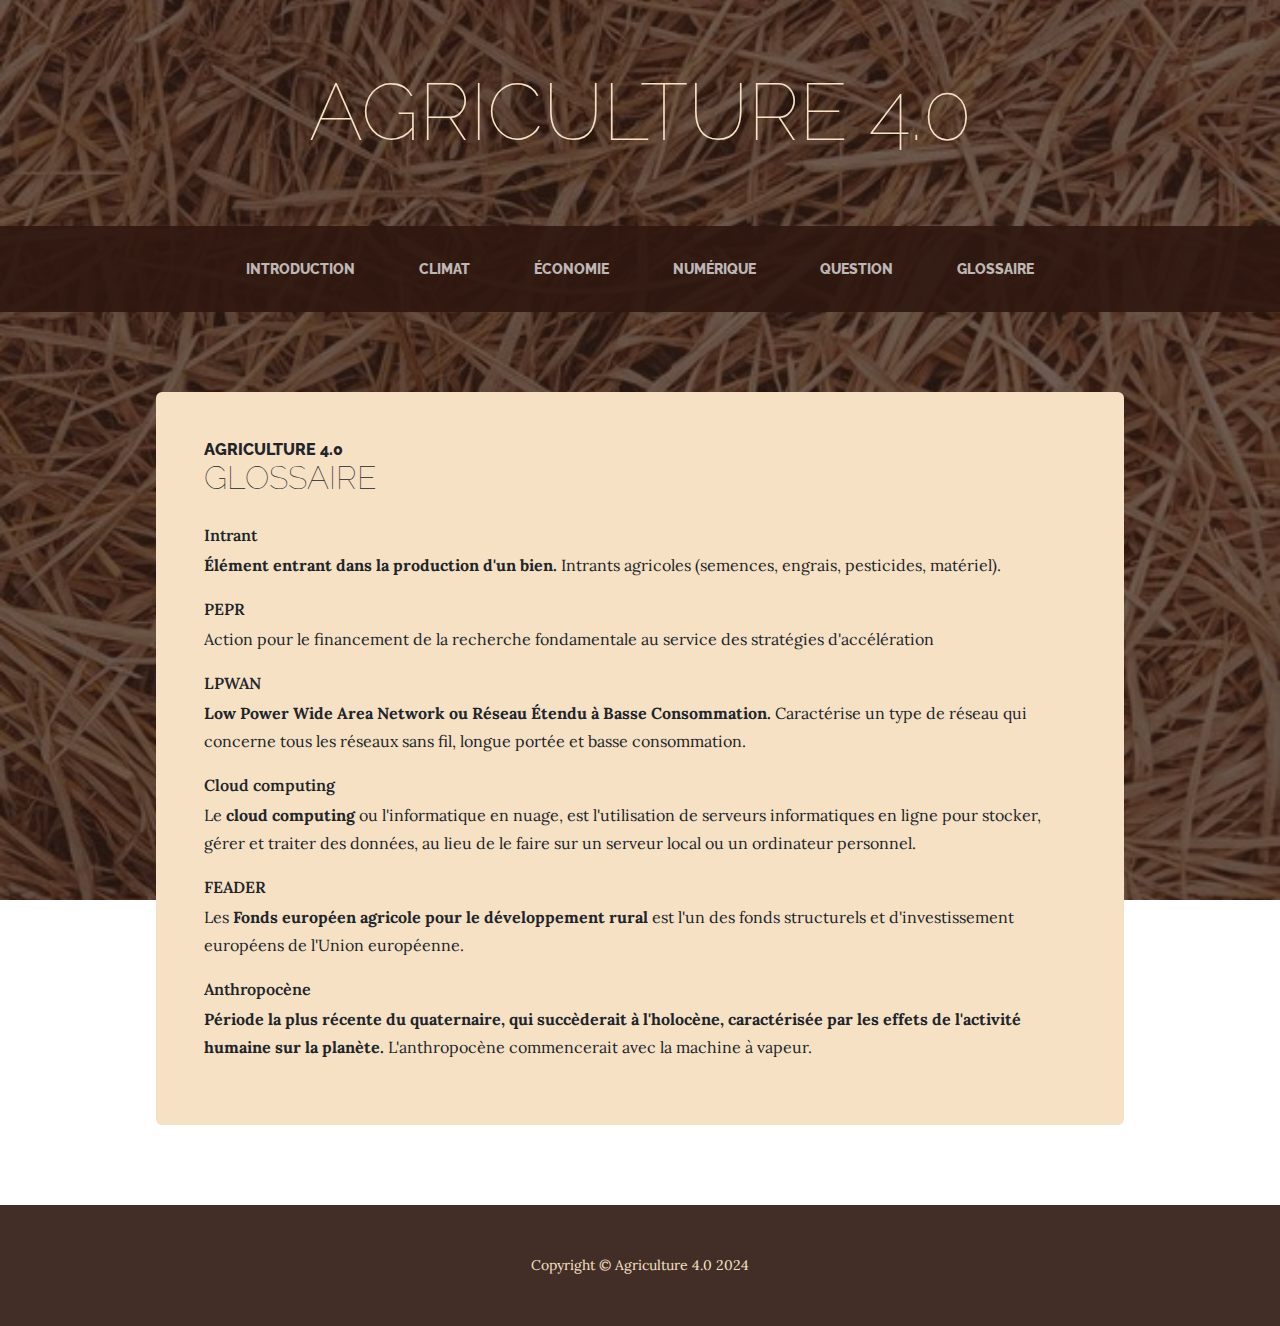
<file: glossaire.html>
<!DOCTYPE html>
<html lang="en">
    <head>
        <meta charset="utf-8" />
        <meta name="viewport" content="width=device-width, initial-scale=1, shrink-to-fit=no" />
        <meta name="description" content="" />
        <meta name="author" content="" />
        <title>Business Casual - Start Bootstrap Theme</title>
        <link rel="icon" type="image/x-icon" href="assets/favicon.ico" />
        <!-- Google fonts-->
        <link href="https://fonts.googleapis.com/css?family=Raleway:100,100i,200,200i,300,300i,400,400i,500,500i,600,600i,700,700i,800,800i,900,900i" rel="stylesheet" />
        <link href="https://fonts.googleapis.com/css?family=Lora:400,400i,700,700i" rel="stylesheet" />
        <!-- Core theme CSS (includes Bootstrap)-->
        <link href="css/styles.css" rel="stylesheet" />
    </head>
    <body>
        <header>
            <h1 class="site-heading text-center text-faded d-none d-lg-block">
                <span class="site-heading-lower">Agriculture 4.0</span>
            </h1>
        </header>
        <!-- Navigation-->
        <nav class="navbar navbar-expand-lg navbar-dark py-lg-4" id="mainNav">
            <div class="container">
                <a class="navbar-brand text-uppercase fw-bold d-lg-none" href="index.html">Agriculture 4.0</a>
                <button class="navbar-toggler" type="button" data-bs-toggle="collapse" data-bs-target="#navbarSupportedContent" aria-controls="navbarSupportedContent" aria-expanded="false" aria-label="Toggle navigation"><span class="navbar-toggler-icon"></span></button>
                <div class="collapse navbar-collapse" id="navbarSupportedContent">
                    <ul class="navbar-nav mx-auto">
                        <li class="nav-item px-lg-4"><a class="nav-link text-uppercase" href="index.html">Introduction</a></li>
                        <li class="nav-item px-lg-4"><a class="nav-link text-uppercase" href="climat.html">Climat</a></li>
                        <li class="nav-item px-lg-4"><a class="nav-link text-uppercase" href="economie.html">Économie</a></li>
                        <li class="nav-item px-lg-4"><a class="nav-link text-uppercase" href="numerique.html">Numérique</a></li>
                        <li class="nav-item px-lg-4"><a class="nav-link text-uppercase" href="question.html">Question</a></li>
                        <li class="nav-item px-lg-4"><a class="nav-link text-uppercase" href="glossaire.html">Glossaire</a></li>
                    </ul>
                </div>
            </div>
        </nav>
        <section class="page-section about-heading">
            <div class="container">
                <div class="about-heading-content">
                    <div class="row">
                        <div class="col-xl-9 col-lg-10 mx-auto">
                            <div class="bg-faded rounded p-5">
                                <h2 class="section-heading mb-4">
                                    <span class="section-heading-upper">Agriculture 4.0</span>
                                    <span class="section-heading-lower">Glossaire</span>
                                </h2>
                                <p style="font-weight: 600; margin-bottom:2px;">Intrant</p>
                                <p>
                                    <b>Élément entrant dans la production d'un bien.</b> Intrants agricoles (semences, engrais, pesticides, matériel).
                                </p>
                                <p style="font-weight: 600; margin-bottom:2px;">PEPR</p>
                                <p>
                                    Action pour le financement de la recherche fondamentale au service des stratégies d'accélération
                                </p>
                                <p style="font-weight: 600; margin-bottom:2px;">LPWAN</p>
                                <p>
                                    <b>Low Power Wide Area Network ou Réseau Étendu à Basse Consommation.</b> Caractérise un type de réseau qui concerne tous les réseaux sans fil, longue portée et basse consommation.
                                </p>
                                <p style="font-weight: 600; margin-bottom:2px;">Cloud computing</p>
                                <p>
                                    Le <b>cloud computing</b> ou l'informatique en nuage, est l'utilisation de serveurs informatiques en ligne pour stocker, gérer et traiter des données, au lieu de le faire sur un serveur local ou un ordinateur personnel.
                                </p>
                                <p style="font-weight: 600; margin-bottom:2px;">FEADER</p>
                                <p>
                                    Les <b>Fonds européen agricole pour le développement rural</b> est l'un des fonds structurels et d'investissement européens de l'Union européenne.
                                </p>
                                <p style="font-weight: 600; margin-bottom:2px;">Anthropocène</p>
                                <p>
                                    <b>Période la plus récente du quaternaire, qui succèderait à l'holocène, caractérisée par les effets de l'activité humaine sur la planète.</b> L'anthropocène commencerait avec la machine à vapeur.
                                </p>
                            </div>
                        </div>
                    </div>
                </div>
            </div>
        </section>
        <footer class="footer text-faded text-center py-5">
            <div class="container"><p class="m-0 small">Copyright &copy; Agriculture 4.0 2024</p></div>
        </footer>
        <!-- Bootstrap core JS-->
        <script src="https://cdn.jsdelivr.net/npm/bootstrap@5.2.3/dist/js/bootstrap.bundle.min.js"></script>
        <!-- Core theme JS-->
        <script src="js/scripts.js"></script>
    </body>
</html>
</file>
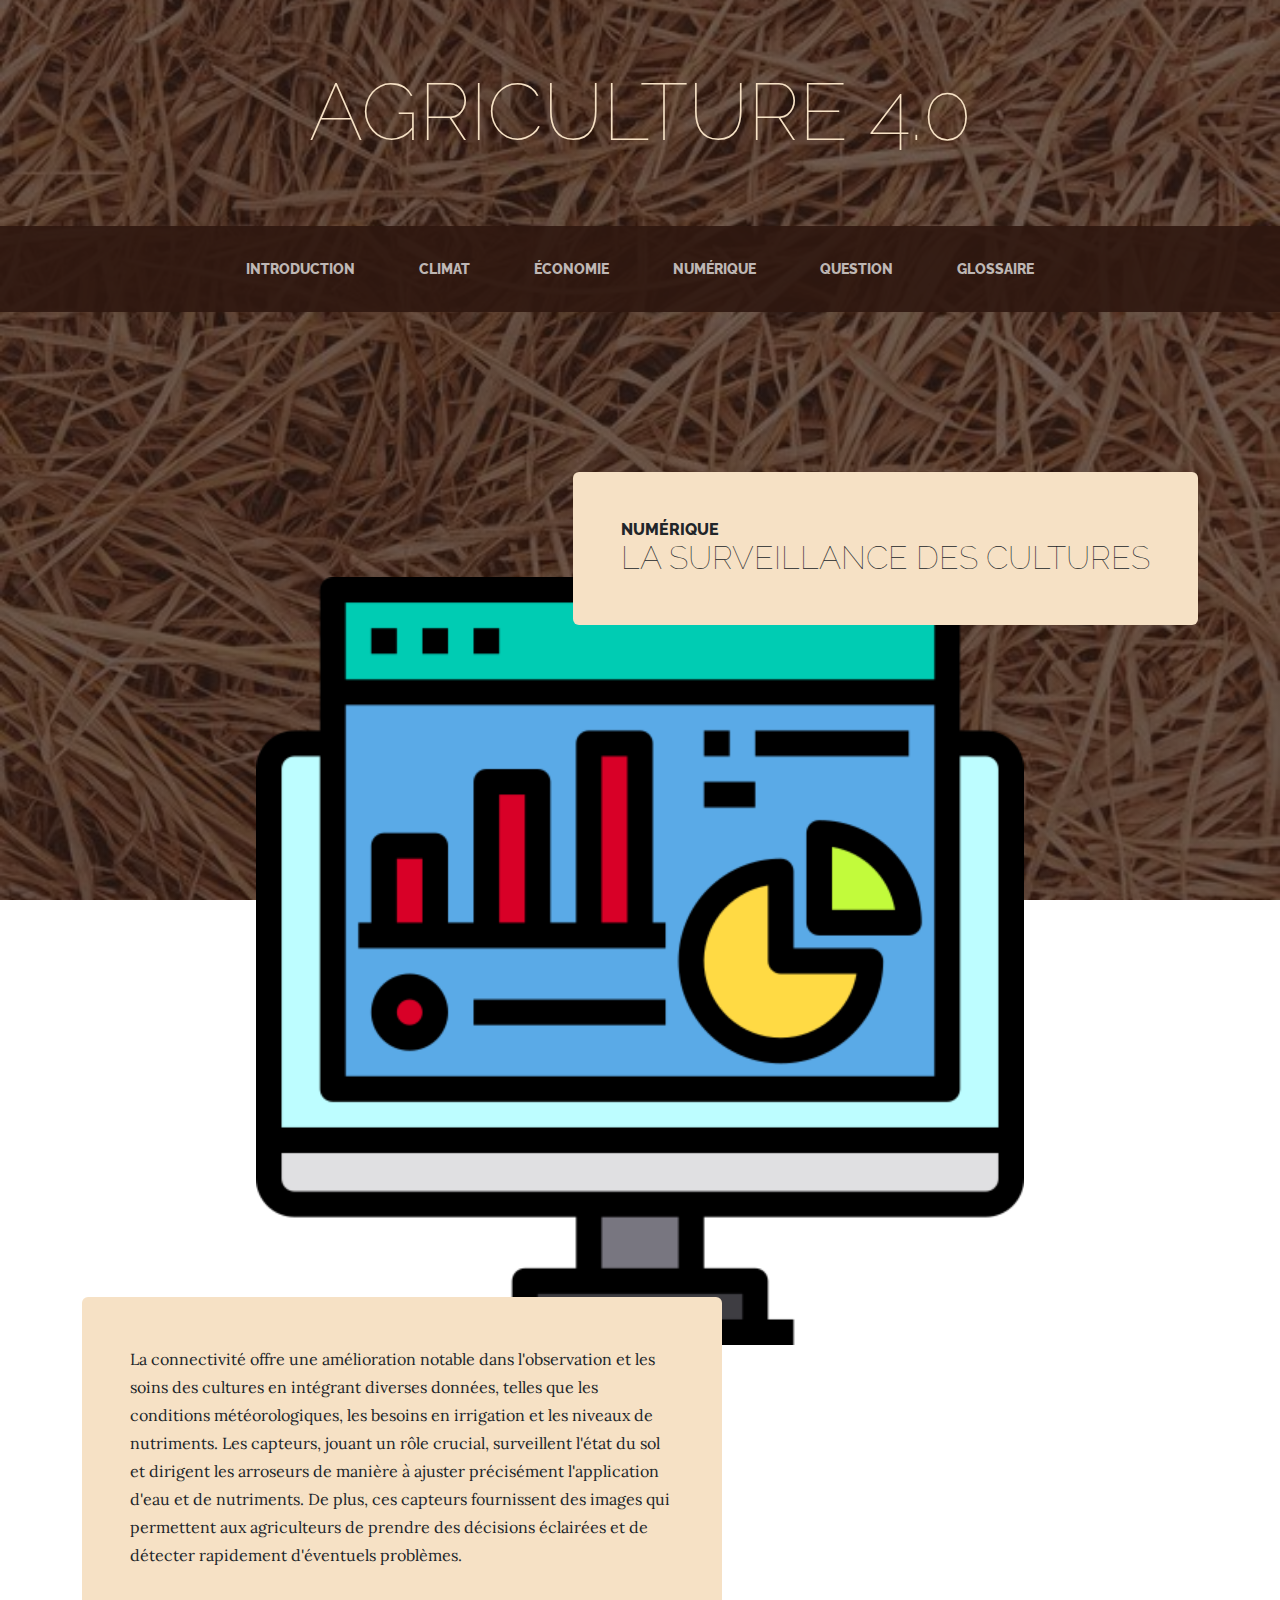
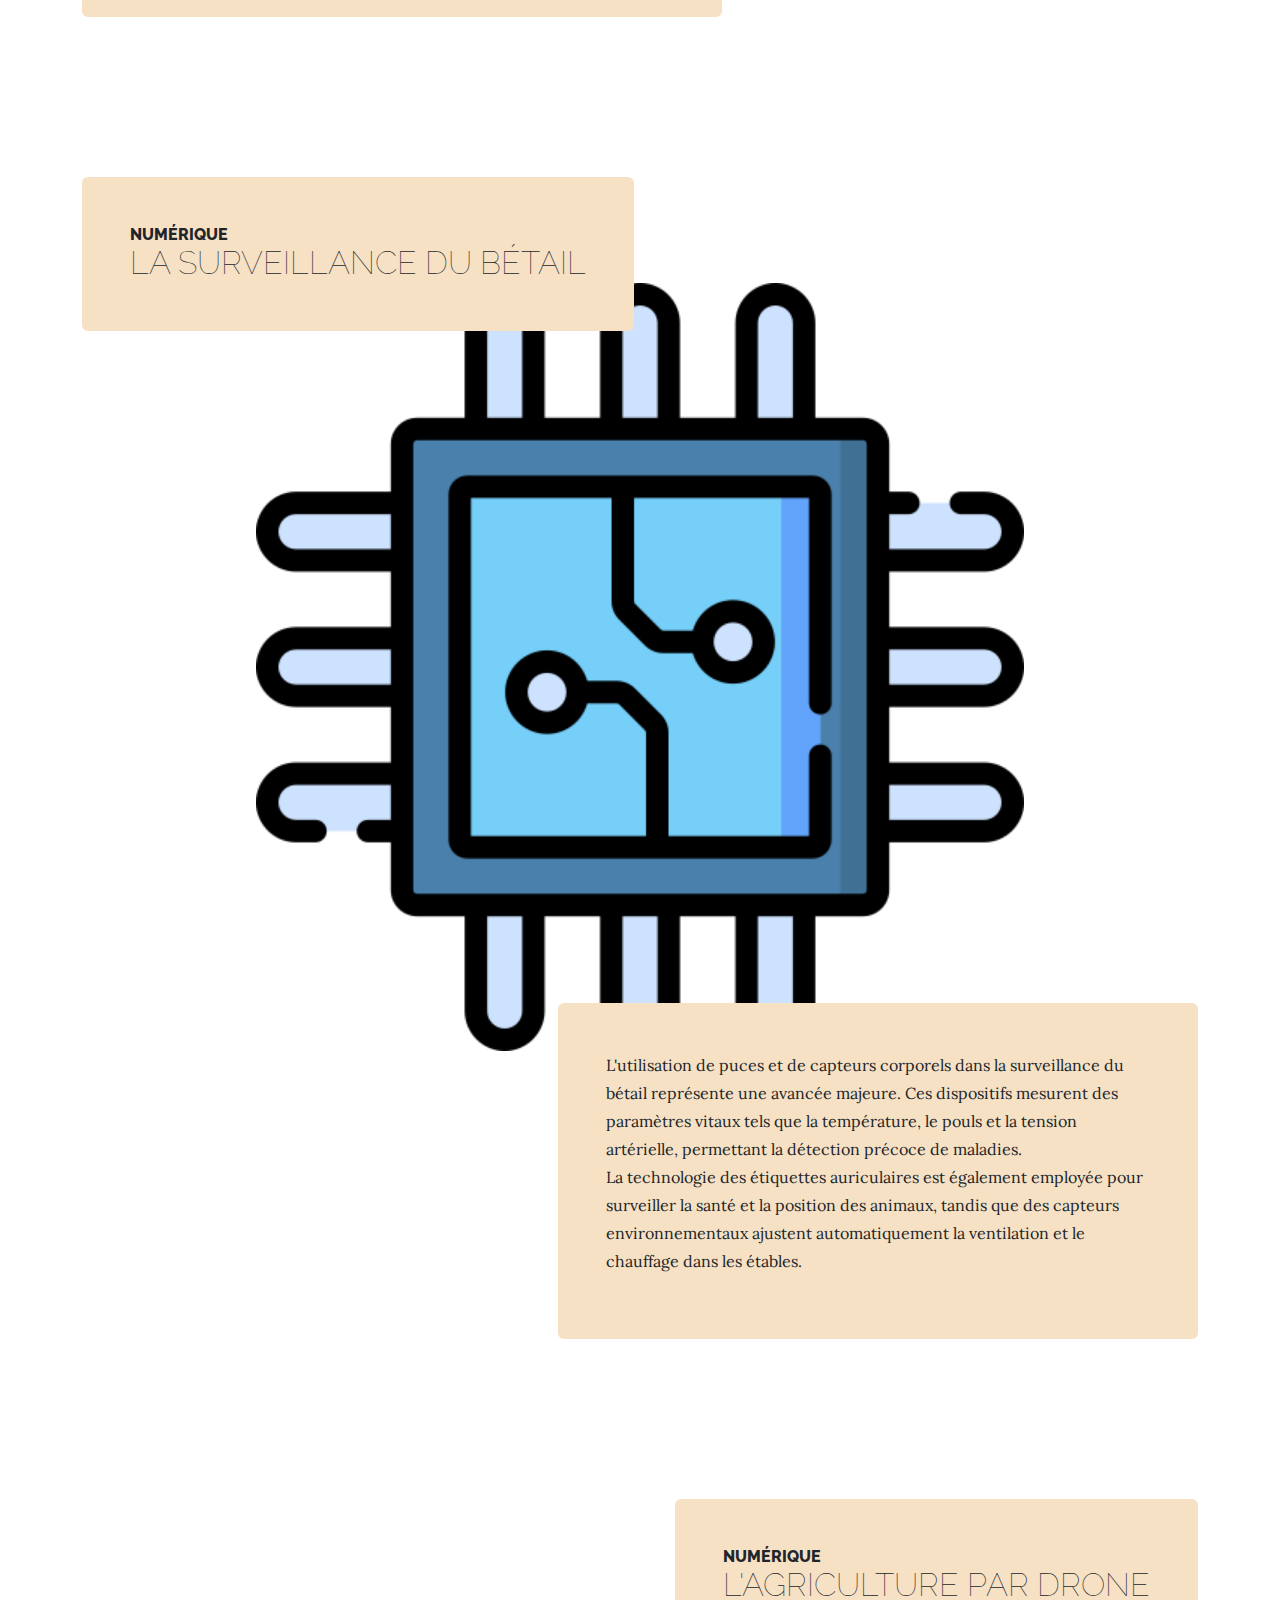
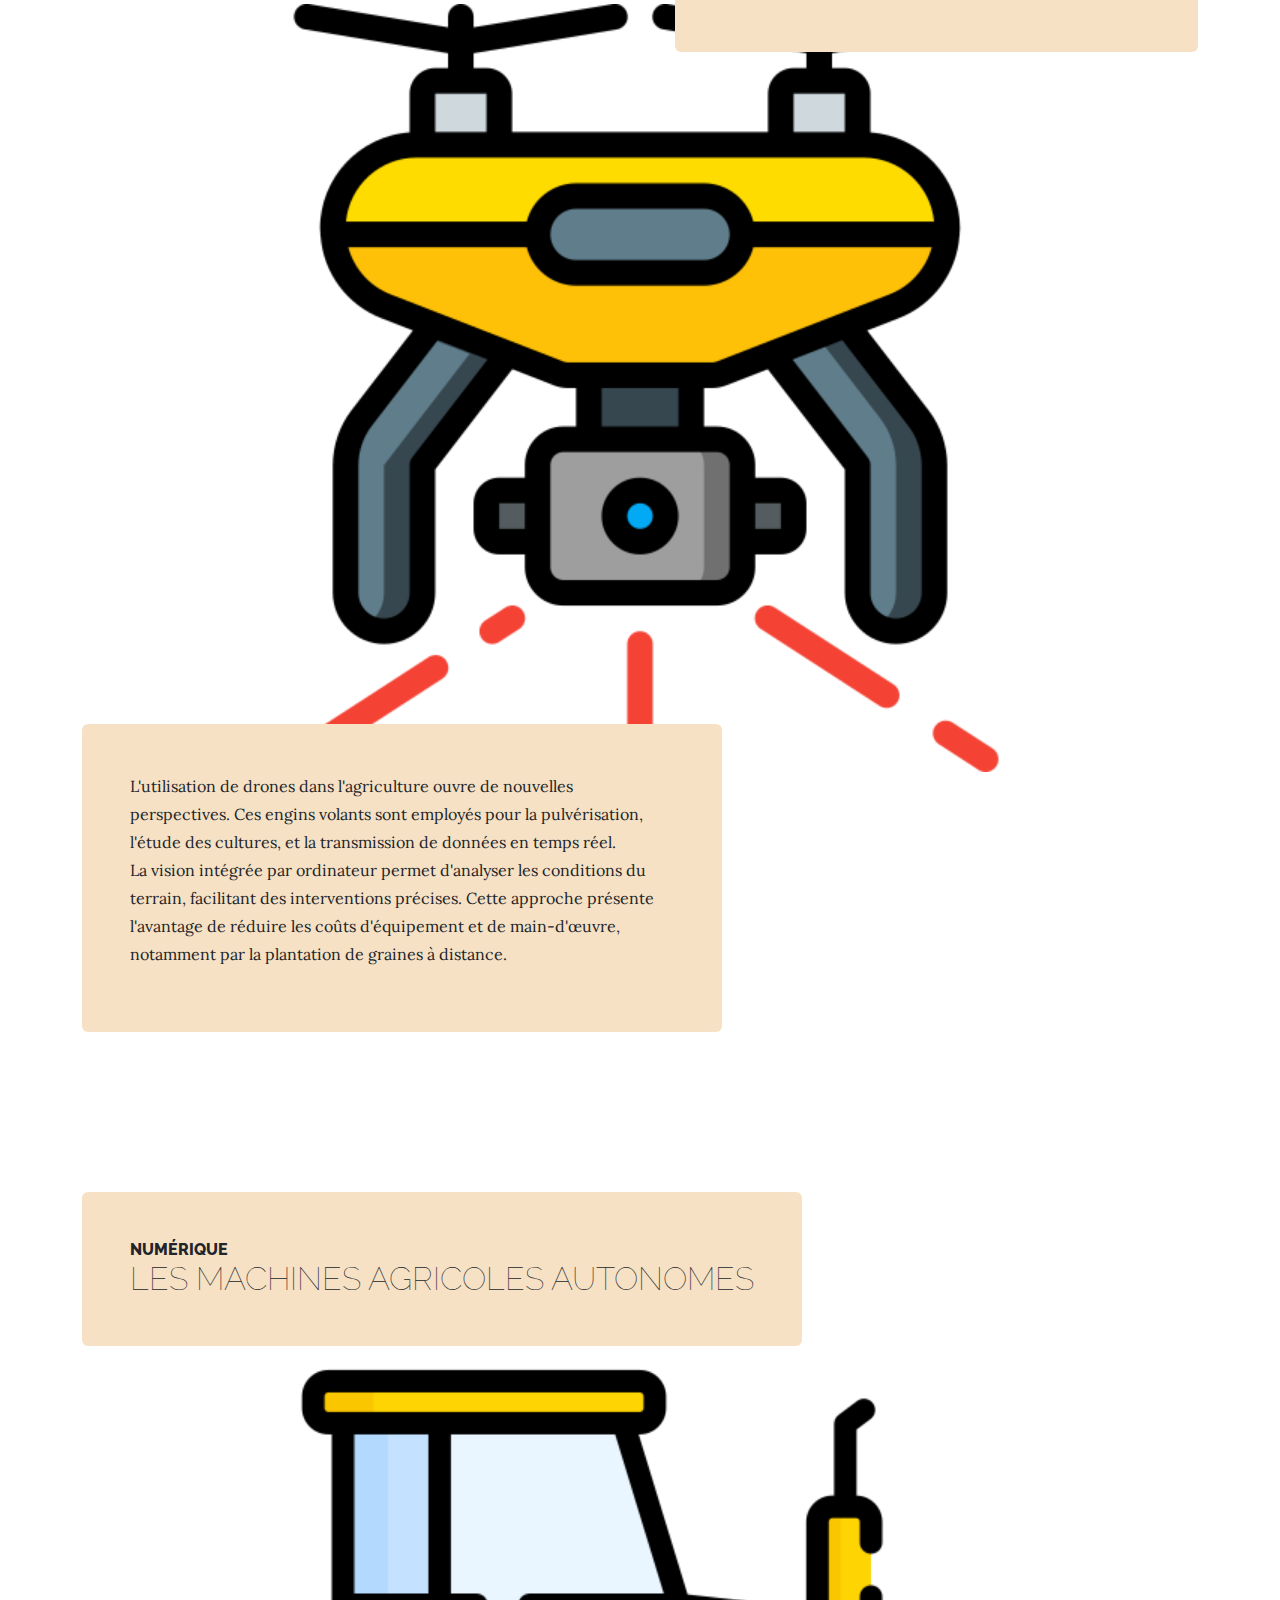
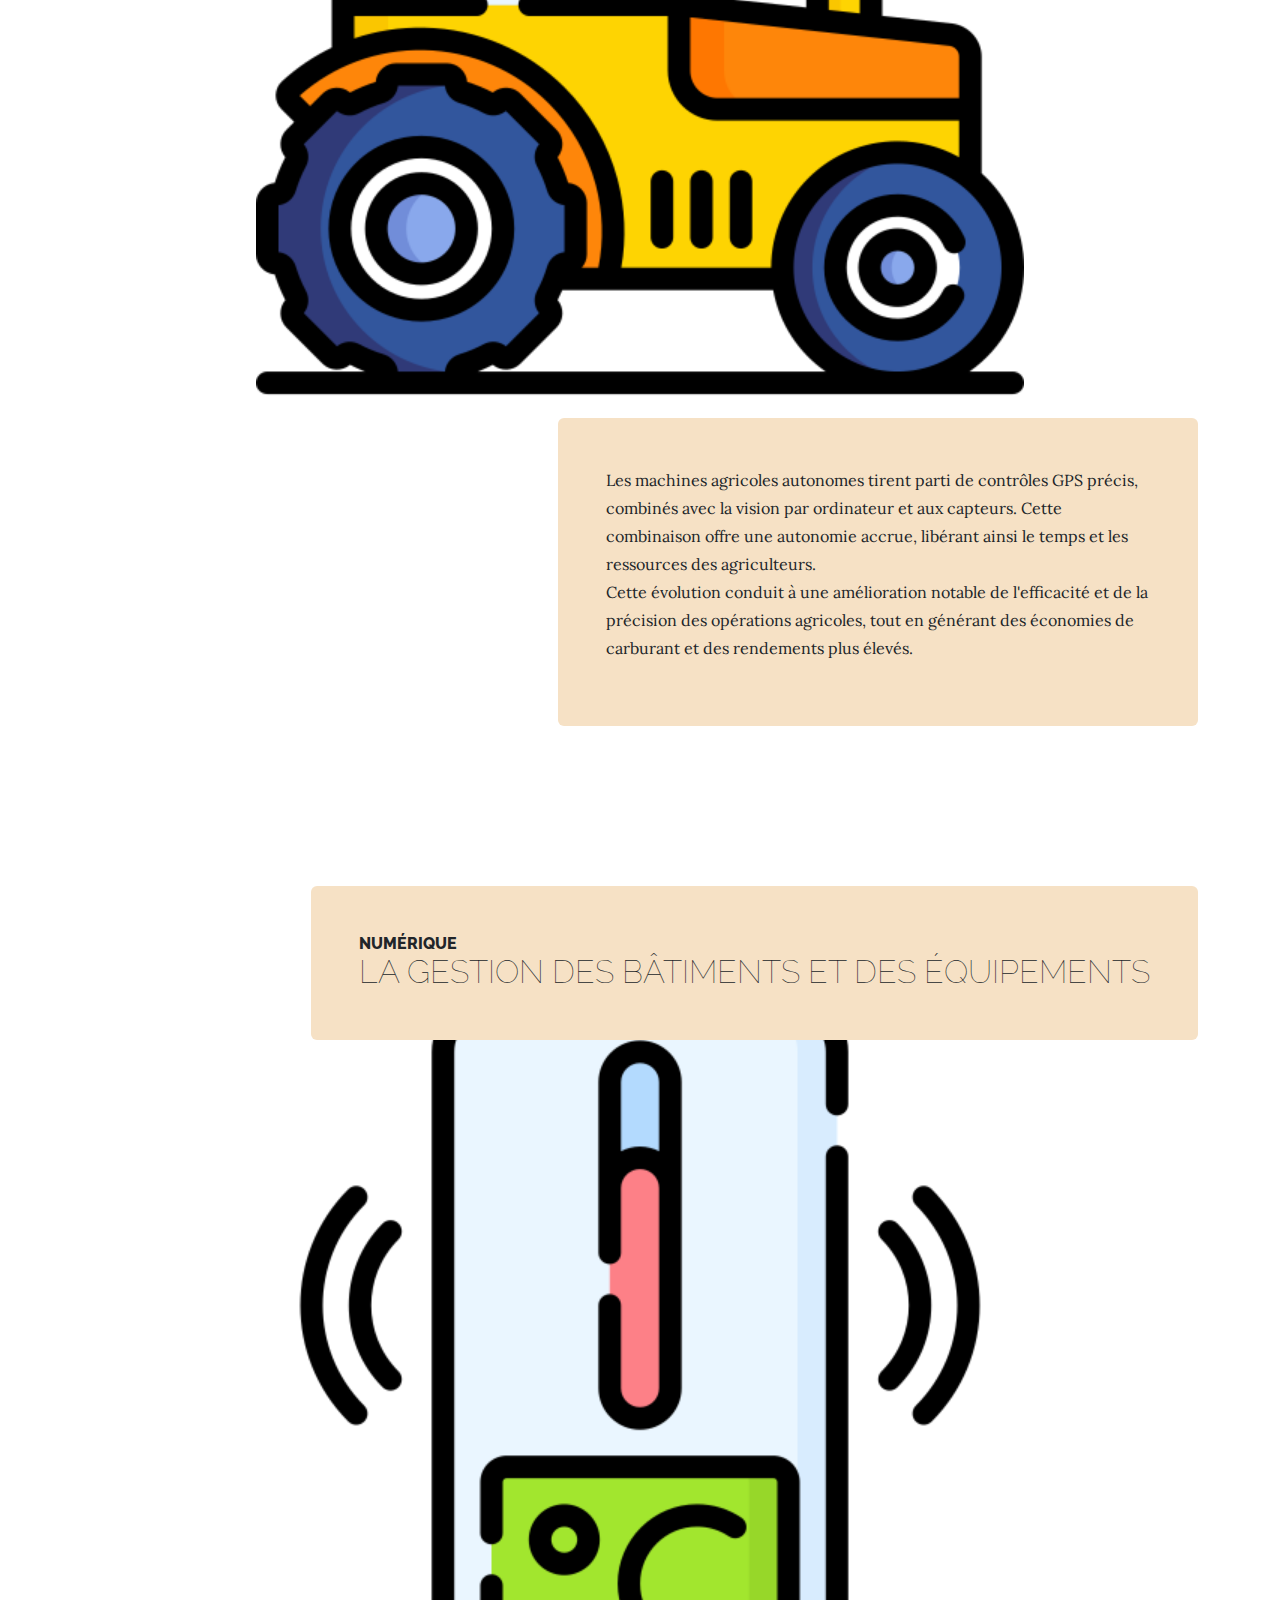
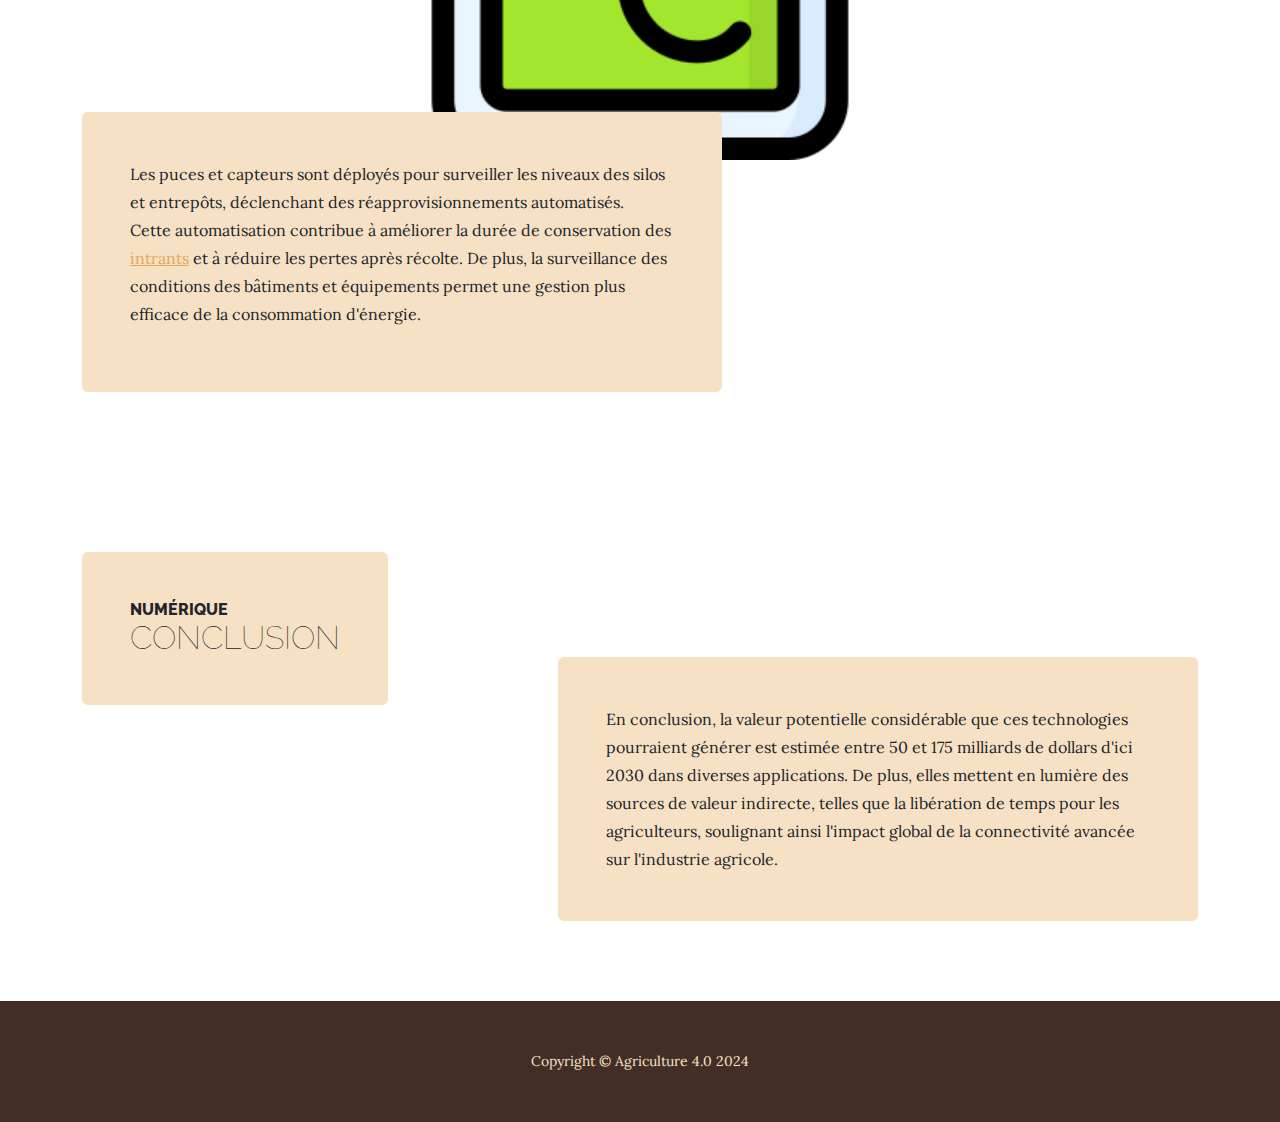
<file: numerique.html>
<!DOCTYPE html>
<html lang="en">
    <head>
        <meta charset="utf-8" />
        <meta name="viewport" content="width=device-width, initial-scale=1, shrink-to-fit=no" />
        <meta name="description" content="" />
        <meta name="author" content="" />
        <title>Agriculture 4.0</title>
        <link rel="icon" type="image/x-icon" href="assets/favicon.ico" />
        <!-- Google fonts-->
        <link href="https://fonts.googleapis.com/css?family=Raleway:100,100i,200,200i,300,300i,400,400i,500,500i,600,600i,700,700i,800,800i,900,900i" rel="stylesheet" />
        <link href="https://fonts.googleapis.com/css?family=Lora:400,400i,700,700i" rel="stylesheet" />
        <!-- Core theme CSS (includes Bootstrap)-->
        <link href="css/styles.css" rel="stylesheet" />
    </head>
    <body>
        <header>
            <h1 class="site-heading text-center text-faded d-none d-lg-block">
                <span class="site-heading-lower">Agriculture 4.0</span>
            </h1>
        </header>
        <!-- Navigation-->
        <nav class="navbar navbar-expand-lg navbar-dark py-lg-4" id="mainNav">
            <div class="container">
                <a class="navbar-brand text-uppercase fw-bold d-lg-none" href="index.html">Agriculture 4.0</a>
                <button class="navbar-toggler" type="button" data-bs-toggle="collapse" data-bs-target="#navbarSupportedContent" aria-controls="navbarSupportedContent" aria-expanded="false" aria-label="Toggle navigation"><span class="navbar-toggler-icon"></span></button>
                <div class="collapse navbar-collapse" id="navbarSupportedContent">
                    <ul class="navbar-nav mx-auto">
                        <li class="nav-item px-lg-4"><a class="nav-link text-uppercase" href="index.html">Introduction</a></li>
                        <li class="nav-item px-lg-4"><a class="nav-link text-uppercase" href="climat.html">Climat</a></li>
                        <li class="nav-item px-lg-4"><a class="nav-link text-uppercase" href="economie.html">Économie</a></li>
                        <li class="nav-item px-lg-4"><a class="nav-link text-uppercase" href="numerique.html">Numérique</a></li>
                        <li class="nav-item px-lg-4"><a class="nav-link text-uppercase" href="question.html">Question</a></li>
                        <li class="nav-item px-lg-4"><a class="nav-link text-uppercase" href="glossaire.html">Glossaire</a></li>
                    </ul>
                </div>
            </div>
        </nav>
        <section class="page-section">
            <div class="container">
                <div class="product-item">
                    <div class="product-item-title d-flex">
                        <div class="bg-faded p-5 d-flex ms-auto rounded">
                            <h2 class="section-heading mb-0">
                                <span class="section-heading-upper">Numérique</span>
                                <span class="section-heading-lower">La Surveillance des Cultures</span>
                            </h2>
                        </div>
                    </div>
                    <img class="product-item-img mx-auto d-flex rounded img-fluid mb-3 mb-lg-0" src="assets/img/analyse.png" alt="..." />
                    <div class="product-item-description d-flex me-auto">
                        <div class="bg-faded p-5 rounded"><p class="mb-0">La connectivité offre une amélioration notable dans l'observation et les soins des cultures en intégrant diverses données, telles que les conditions météorologiques, les besoins en irrigation et les niveaux de nutriments. Les capteurs, jouant un rôle crucial, surveillent l'état du sol et dirigent les arroseurs de manière à ajuster précisément l'application d'eau et de nutriments. De plus, ces capteurs fournissent des images qui permettent aux agriculteurs de prendre des décisions éclairées et de détecter rapidement d'éventuels problèmes.</p></div>
                    </div>
                </div>
            </div>
        </section>
        <section class="page-section">
            <div class="container">
                <div class="product-item">
                    <div class="product-item-title d-flex">
                        <div class="bg-faded p-5 d-flex me-auto rounded">
                            <h2 class="section-heading mb-0">
                                <span class="section-heading-upper">Numérique</span>
                                <span class="section-heading-lower">La Surveillance du Bétail</span>
                            </h2>
                        </div>
                    </div>
                    <img class="product-item-img mx-auto d-flex rounded img-fluid mb-3 mb-lg-0" src="assets/img/microchip.png" alt="..." />
                    <div class="product-item-description d-flex ms-auto">
                        <div class="bg-faded p-5 rounded"><p class="mb-0">L'utilisation de puces et de capteurs corporels dans la surveillance du bétail représente une avancée majeure. Ces dispositifs mesurent des paramètres vitaux tels que la température, le pouls et la tension artérielle, permettant la détection précoce de maladies.</p>
                            <p>La technologie des étiquettes auriculaires est également employée pour surveiller la santé et la position des animaux, tandis que des capteurs environnementaux ajustent automatiquement la ventilation et le chauffage dans les étables.</p>
                        </div>
                    </div>
                </div>
            </div>
        </section>
        <section class="page-section">
            <div class="container">
                <div class="product-item">
                    <div class="product-item-title d-flex">
                        <div class="bg-faded p-5 d-flex ms-auto rounded">
                            <h2 class="section-heading mb-0">
                                <span class="section-heading-upper">Numérique</span>
                                <span class="section-heading-lower">L'Agriculture par Drone</span>
                            </h2>
                        </div>
                    </div>
                    <img class="product-item-img mx-auto d-flex rounded img-fluid mb-3 mb-lg-0" src="assets/img/drone.png" alt="..." />
                    <div class="product-item-description d-flex me-auto">
                        <div class="bg-faded p-5 rounded"><p class="mb-0">L'utilisation de drones dans l'agriculture ouvre de nouvelles perspectives. Ces engins volants sont employés pour la pulvérisation, l'étude des cultures, et la transmission de données en temps réel.</p>
                        <p>La vision intégrée par ordinateur permet d'analyser les conditions du terrain, facilitant des interventions précises. Cette approche présente l'avantage de réduire les coûts d'équipement et de main-d'œuvre, notamment par la plantation de graines à distance.</p>
                    </div>
                    </div>
                </div>
            </div>
        </section>
        <section class="page-section">
            <div class="container">
                <div class="product-item">
                    <div class="product-item-title d-flex">
                        <div class="bg-faded p-5 d-flex me-auto rounded">
                            <h2 class="section-heading mb-0">
                                <span class="section-heading-upper">Numérique</span>
                                <span class="section-heading-lower">Les Machines Agricoles Autonomes</span>
                            </h2>
                        </div>
                    </div>
                    <img class="product-item-img mx-auto d-flex rounded img-fluid mb-3 mb-lg-0" src="assets/img/tractor.png" alt="..." />
                    <div class="product-item-description d-flex ms-auto">
                        <div class="bg-faded p-5 rounded"><p class="mb-0">Les machines agricoles autonomes tirent parti de contrôles GPS précis, combinés avec la vision par ordinateur et aux capteurs. Cette combinaison offre une autonomie accrue, libérant ainsi le temps et les ressources des agriculteurs.</p>
                            <p>Cette évolution conduit à une amélioration notable de l'efficacité et de la précision des opérations agricoles, tout en générant des économies de carburant et des rendements plus élevés.</p>
                        </div>
                    </div>
                </div>
            </div>
        </section>
        <section class="page-section">
            <div class="container">
                <div class="product-item">
                    <div class="product-item-title d-flex">
                        <div class="bg-faded p-5 d-flex ms-auto rounded">
                            <h2 class="section-heading mb-0">
                                <span class="section-heading-upper">Numérique</span>
                                <span class="section-heading-lower">La Gestion des Bâtiments et des Équipements</span>
                            </h2>
                        </div>
                    </div>
                    <img class="product-item-img mx-auto d-flex rounded img-fluid mb-3 mb-lg-0" src="assets/img/temperature.png" alt="..." />
                    <div class="product-item-description d-flex me-auto">
                        <div class="bg-faded p-5 rounded"><p class="mb-0">Les puces et capteurs sont déployés pour surveiller les niveaux des silos et entrepôts, déclenchant des réapprovisionnements automatisés.</p>
                            <p>Cette automatisation contribue à améliorer la durée de conservation des <a href="glossaire.html">intrants</a> et à réduire les pertes après récolte. De plus, la surveillance des conditions des bâtiments et équipements permet une gestion plus efficace de la consommation d'énergie.</p>
                        </div>
                    </div>
                </div>
            </div>
        </section>
        <section class="page-section">
            <div class="container">
                <div class="product-item">
                    <div class="product-item-title d-flex">
                        <div class="bg-faded p-5 d-flex me-auto rounded">
                            <h2 class="section-heading mb-0">
                                <span class="section-heading-upper">Numérique</span>
                                <span class="section-heading-lower">Conclusion</span>
                            </h2>
                        </div>
                    </div>
                    <div class="product-item-description d-flex ms-auto">
                        <div class="bg-faded p-5 rounded"><p class="mb-0">En conclusion, la valeur potentielle considérable que ces technologies pourraient générer est estimée entre 50 et 175 milliards de dollars d'ici 2030 dans diverses applications. De plus, elles mettent en lumière des sources de valeur indirecte, telles que la libération de temps pour les agriculteurs, soulignant ainsi l'impact global de la connectivité avancée sur l'industrie agricole.</p></div>
                    </div>
                </div>
            </div>
        </section>
        <footer class="footer text-faded text-center py-5">
            <div class="container"><p class="m-0 small">Copyright &copy; Agriculture 4.0 2024</p></div>
        </footer>
        <!-- Bootstrap core JS-->
        <script src="https://cdn.jsdelivr.net/npm/bootstrap@5.2.3/dist/js/bootstrap.bundle.min.js"></script>
        <!-- Core theme JS-->
        <script src="js/scripts.js"></script>
    </body>
</html>
</file>
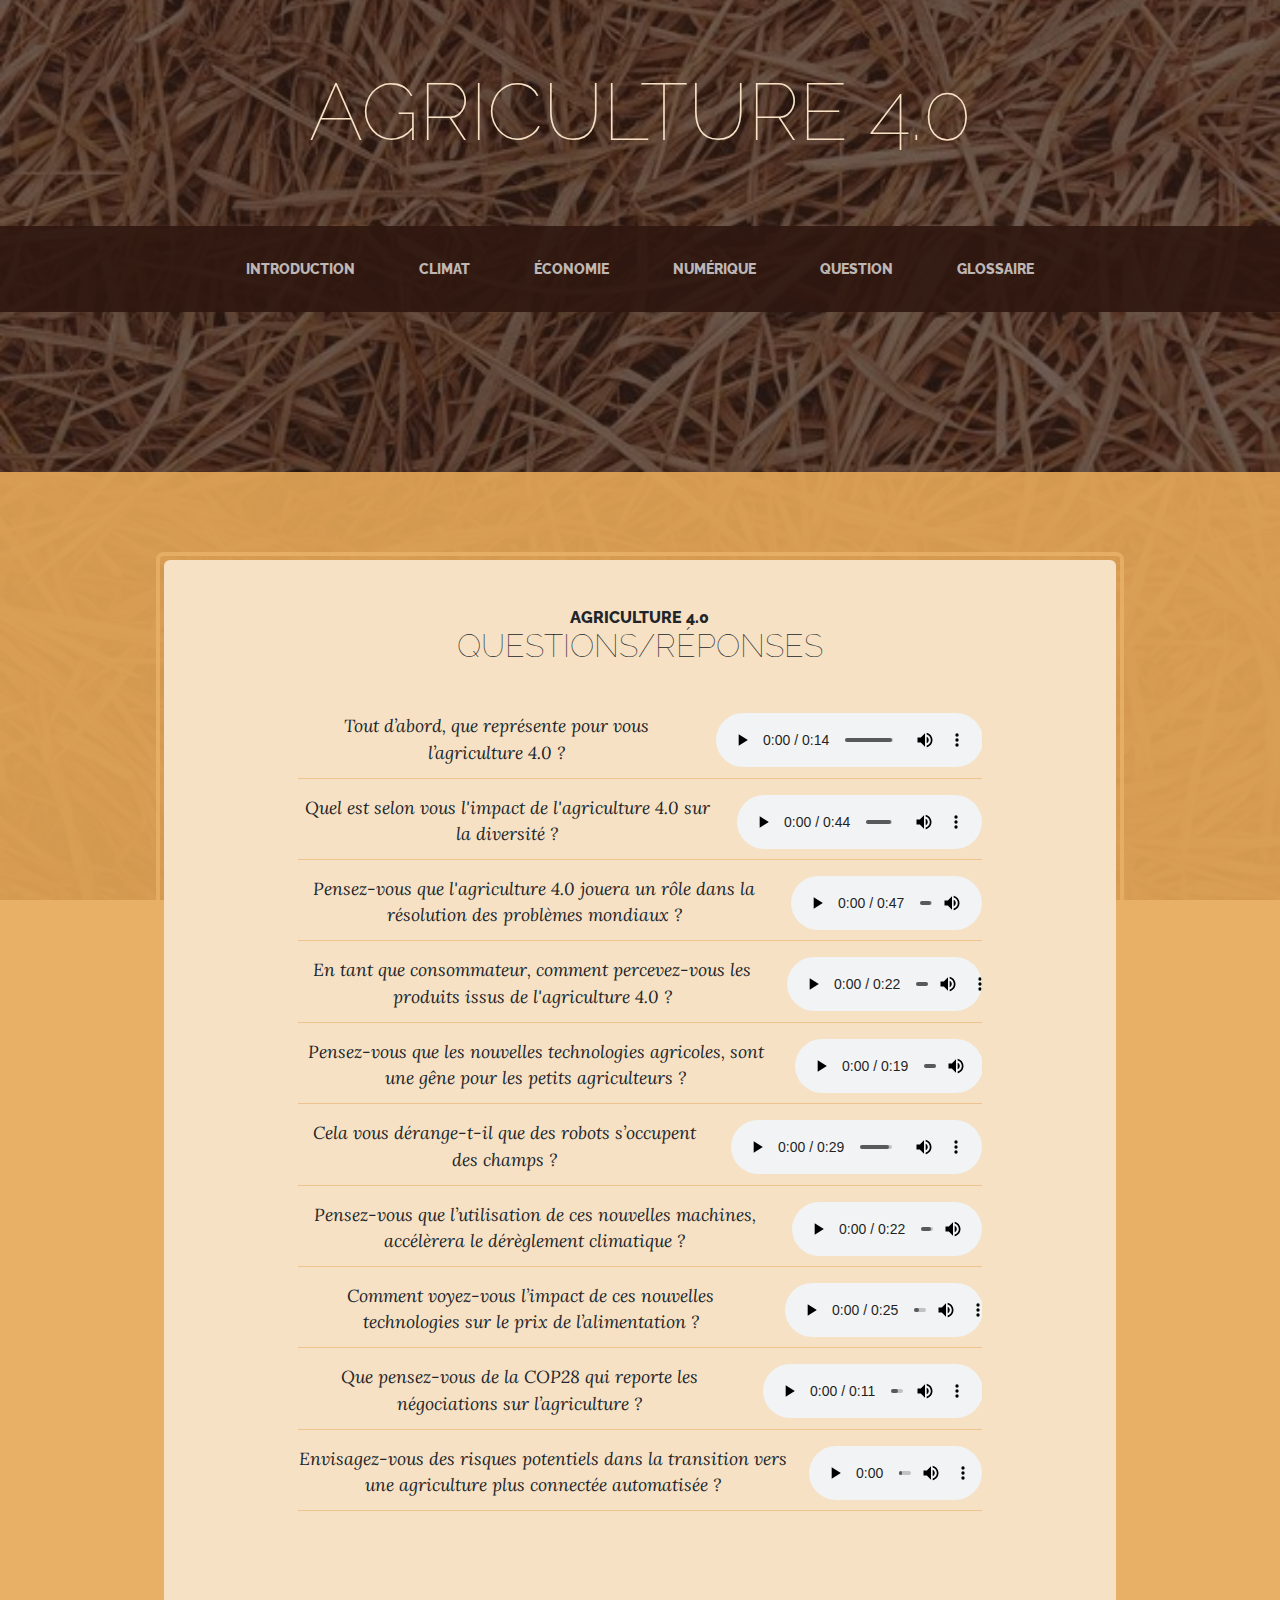
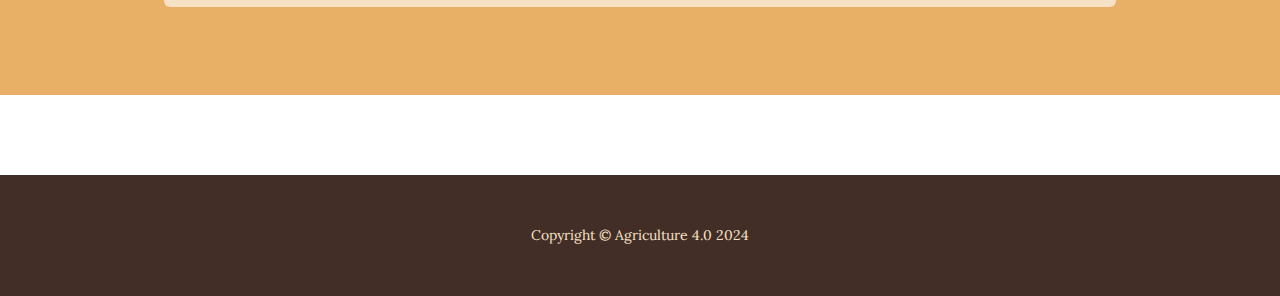
<file: question.html>
<!DOCTYPE html>
<html lang="en">
    <head>
        <meta charset="utf-8" />
        <meta name="viewport" content="width=device-width, initial-scale=1, shrink-to-fit=no" />
        <meta name="description" content="" />
        <meta name="author" content="" />
        <title>Business Casual - Start Bootstrap Theme</title>
        <link rel="icon" type="image/x-icon" href="assets/favicon.ico" />
        <!-- Google fonts-->
        <link href="https://fonts.googleapis.com/css?family=Raleway:100,100i,200,200i,300,300i,400,400i,500,500i,600,600i,700,700i,800,800i,900,900i" rel="stylesheet" />
        <link href="https://fonts.googleapis.com/css?family=Lora:400,400i,700,700i" rel="stylesheet" />
        <!-- Core theme CSS (includes Bootstrap)-->
        <link href="css/styles.css" rel="stylesheet" />
    </head>
    <body>
        <header>
            <h1 class="site-heading text-center text-faded d-none d-lg-block">
                <span class="site-heading-lower">Agriculture 4.0</span>
            </h1>
        </header>
        <!-- Navigation-->
        <nav class="navbar navbar-expand-lg navbar-dark py-lg-4" id="mainNav">
            <div class="container">
                <a class="navbar-brand text-uppercase fw-bold d-lg-none" href="index.html">Agriculture 4.0</a>
                <button class="navbar-toggler" type="button" data-bs-toggle="collapse" data-bs-target="#navbarSupportedContent" aria-controls="navbarSupportedContent" aria-expanded="false" aria-label="Toggle navigation"><span class="navbar-toggler-icon"></span></button>
                <div class="collapse navbar-collapse" id="navbarSupportedContent">
                    <ul class="navbar-nav mx-auto">
                        <li class="nav-item px-lg-4"><a class="nav-link text-uppercase" href="index.html">Introduction</a></li>
                        <li class="nav-item px-lg-4"><a class="nav-link text-uppercase" href="climat.html">Climat</a></li>
                        <li class="nav-item px-lg-4"><a class="nav-link text-uppercase" href="economie.html">Économie</a></li>
                        <li class="nav-item px-lg-4"><a class="nav-link text-uppercase" href="numerique.html">Numérique</a></li>
                        <li class="nav-item px-lg-4"><a class="nav-link text-uppercase" href="question.html">Question</a></li>
                        <li class="nav-item px-lg-4"><a class="nav-link text-uppercase" href="glossaire.html">Glossaire</a></li>
                    </ul>
                </div>
            </div>
        </nav>
        <section class="page-section cta">
            <div class="container">
                <div class="row">
                    <div class="col-xl-9 mx-auto">
                        <div class="cta-inner bg-faded text-center rounded">
                            <h2 class="section-heading mb-5">
                                <span class="section-heading-upper">Agriculture 4.0</span>
                                <span class="section-heading-lower">Questions/Réponses</span>
                            </h2>
                            <ul class="list-unstyled list-hours mb-5 text-left mx-auto">
                                <li class="list-unstyled-item list-hours-item d-flex">
                                    Tout d’abord, que représente pour vous l’agriculture 4.0 ?
                                    <audio controls src="/assets/audio/Micro-Trottoir_Alban_Question1.mp3">
                                </li>
                                <li class="list-unstyled-item list-hours-item d-flex">
                                    Quel est selon vous l'impact de l'agriculture 4.0 sur la diversité ?
                                    <audio controls src="/assets/audio/Micro-Trottoir_Alban_Question2.mp3">
                                </li>
                                <li class="list-unstyled-item list-hours-item d-flex">
                                    Pensez-vous que l'agriculture 4.0 jouera un rôle dans la résolution des problèmes mondiaux ?
                                    <audio controls src="/assets/audio/Micro-Trottoir_Alban_Question3.mp3">
                                </li>
                                <li class="list-unstyled-item list-hours-item d-flex">
                                    En tant que consommateur, comment percevez-vous les produits issus de l'agriculture 4.0 ?
                                    <audio controls src="/assets/audio/Micro-Trottoir_Alban_Question4.mp3">
                                </li>
                                <li class="list-unstyled-item list-hours-item d-flex">
                                    Pensez-vous que les nouvelles technologies agricoles, sont une gêne pour les petits agriculteurs ?
                                    <audio controls src="/assets/audio/Micro-Trottoir_Alban_Question5.mp3">
                                </li>
                                <li class="list-unstyled-item list-hours-item d-flex">
                                    Cela vous dérange-t-il que des robots s’occupent des champs ?
                                    <audio controls src="/assets/audio/Micro-Trottoir_Alban_Question6.mp3">
                                </li>
                                <li class="list-unstyled-item list-hours-item d-flex">
                                    Pensez-vous que l’utilisation de ces nouvelles machines, accélèrera le dérèglement climatique ?
                                    <audio controls src="/assets/audio/Micro-Trottoir_Alban_Question7.mp3">
                                </li>
                                <li class="list-unstyled-item list-hours-item d-flex">
                                    Comment voyez-vous l’impact de ces nouvelles technologies sur le prix de l’alimentation ?
                                    <audio controls src="/assets/audio/Micro-Trottoir_Alban_Question8.mp3">
                                </li>
                                <li class="list-unstyled-item list-hours-item d-flex">
                                    Que pensez-vous de la COP28 qui reporte les négociations sur l’agriculture ?
                                    <audio controls src="/assets/audio/Micro-Trottoir_Alban_Question9.mp3">
                                </li>
                                <li class="list-unstyled-item list-hours-item d-flex">
                                    Envisagez-vous des risques potentiels dans la transition vers une agriculture plus connectée automatisée ?
                                    <audio controls src="/assets/audio/Micro-Trottoir_Alban_Question10.mp3">
                                </li>
                            </ul>
                        </div>
                    </div>
                </div>
            </div>
        </section>
        <footer class="footer text-faded text-center py-5">
            <div class="container"><p class="m-0 small">Copyright &copy; Agriculture 4.0 2024</p></div>
        </footer>
        <!-- Bootstrap core JS-->
        <script src="https://cdn.jsdelivr.net/npm/bootstrap@5.2.3/dist/js/bootstrap.bundle.min.js"></script>
        <!-- Core theme JS-->
        <script src="js/scripts.js"></script>
    </body>
</html>
</file>
